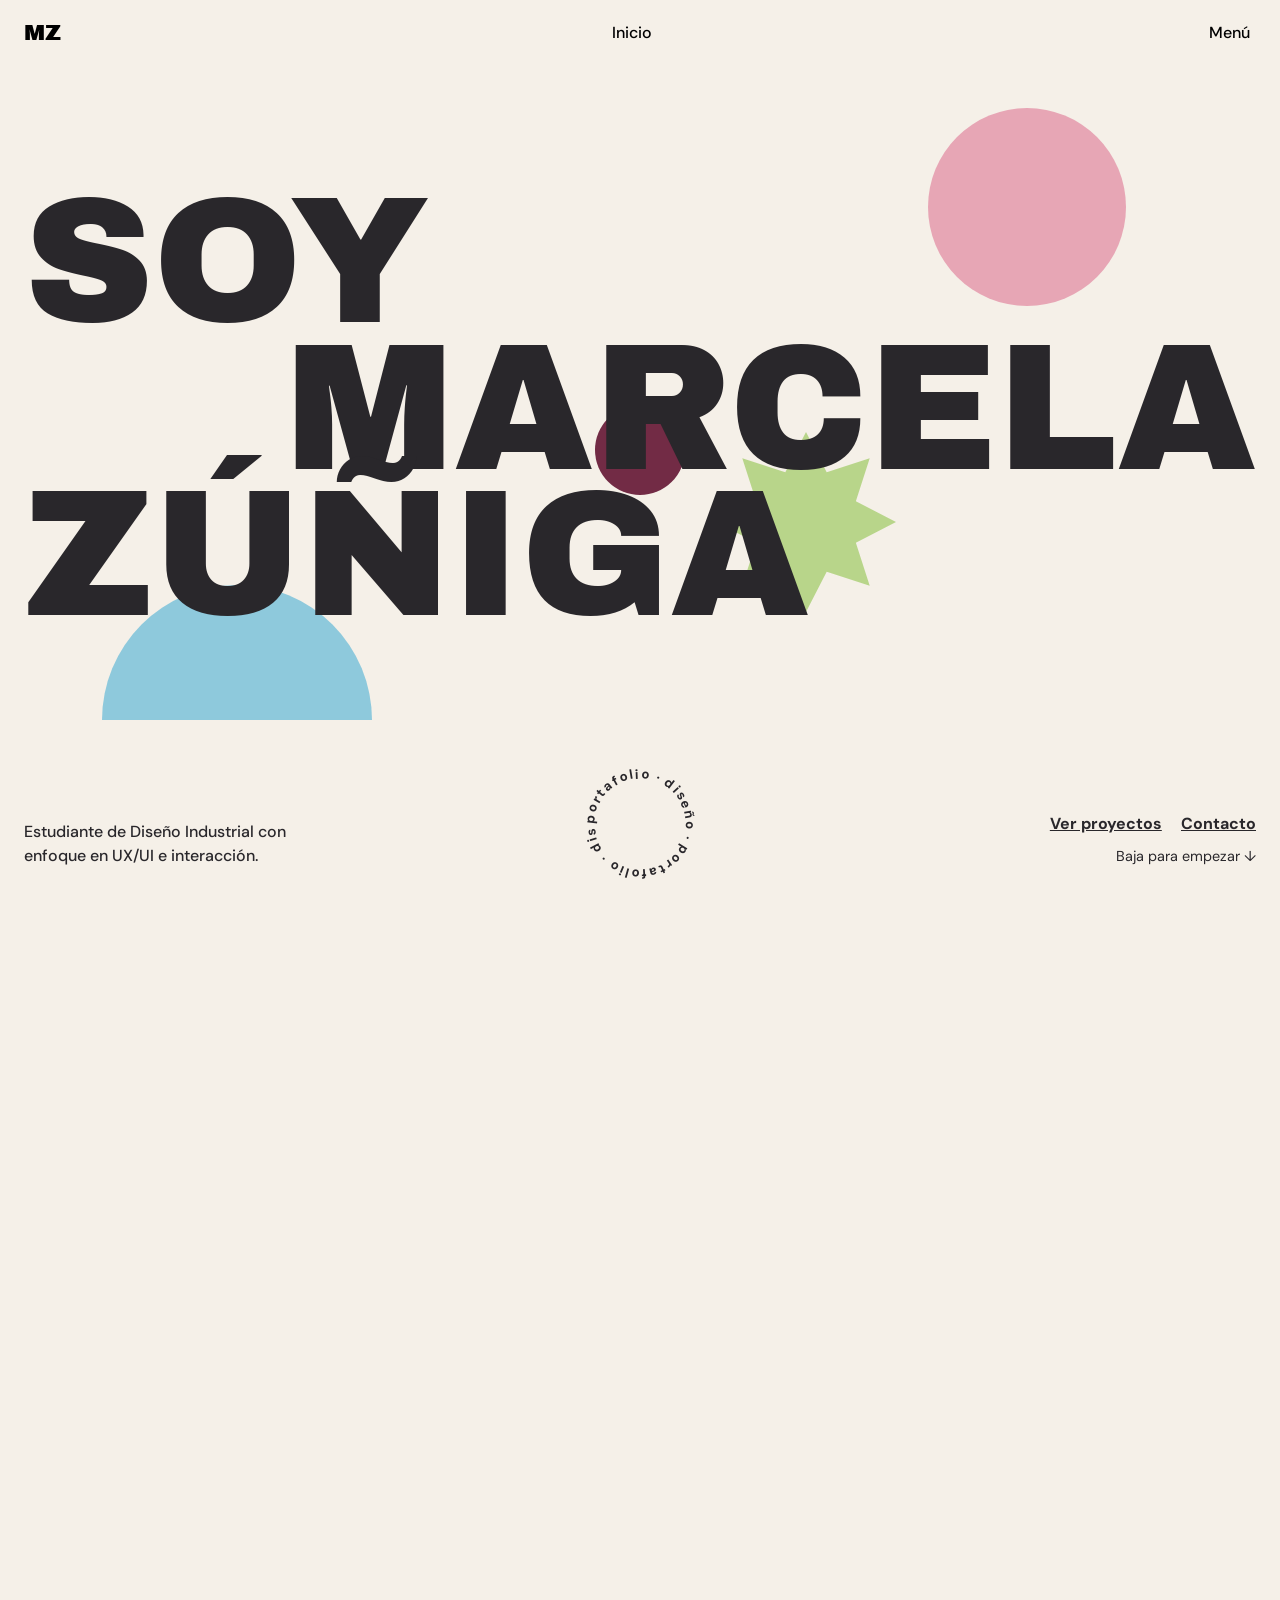
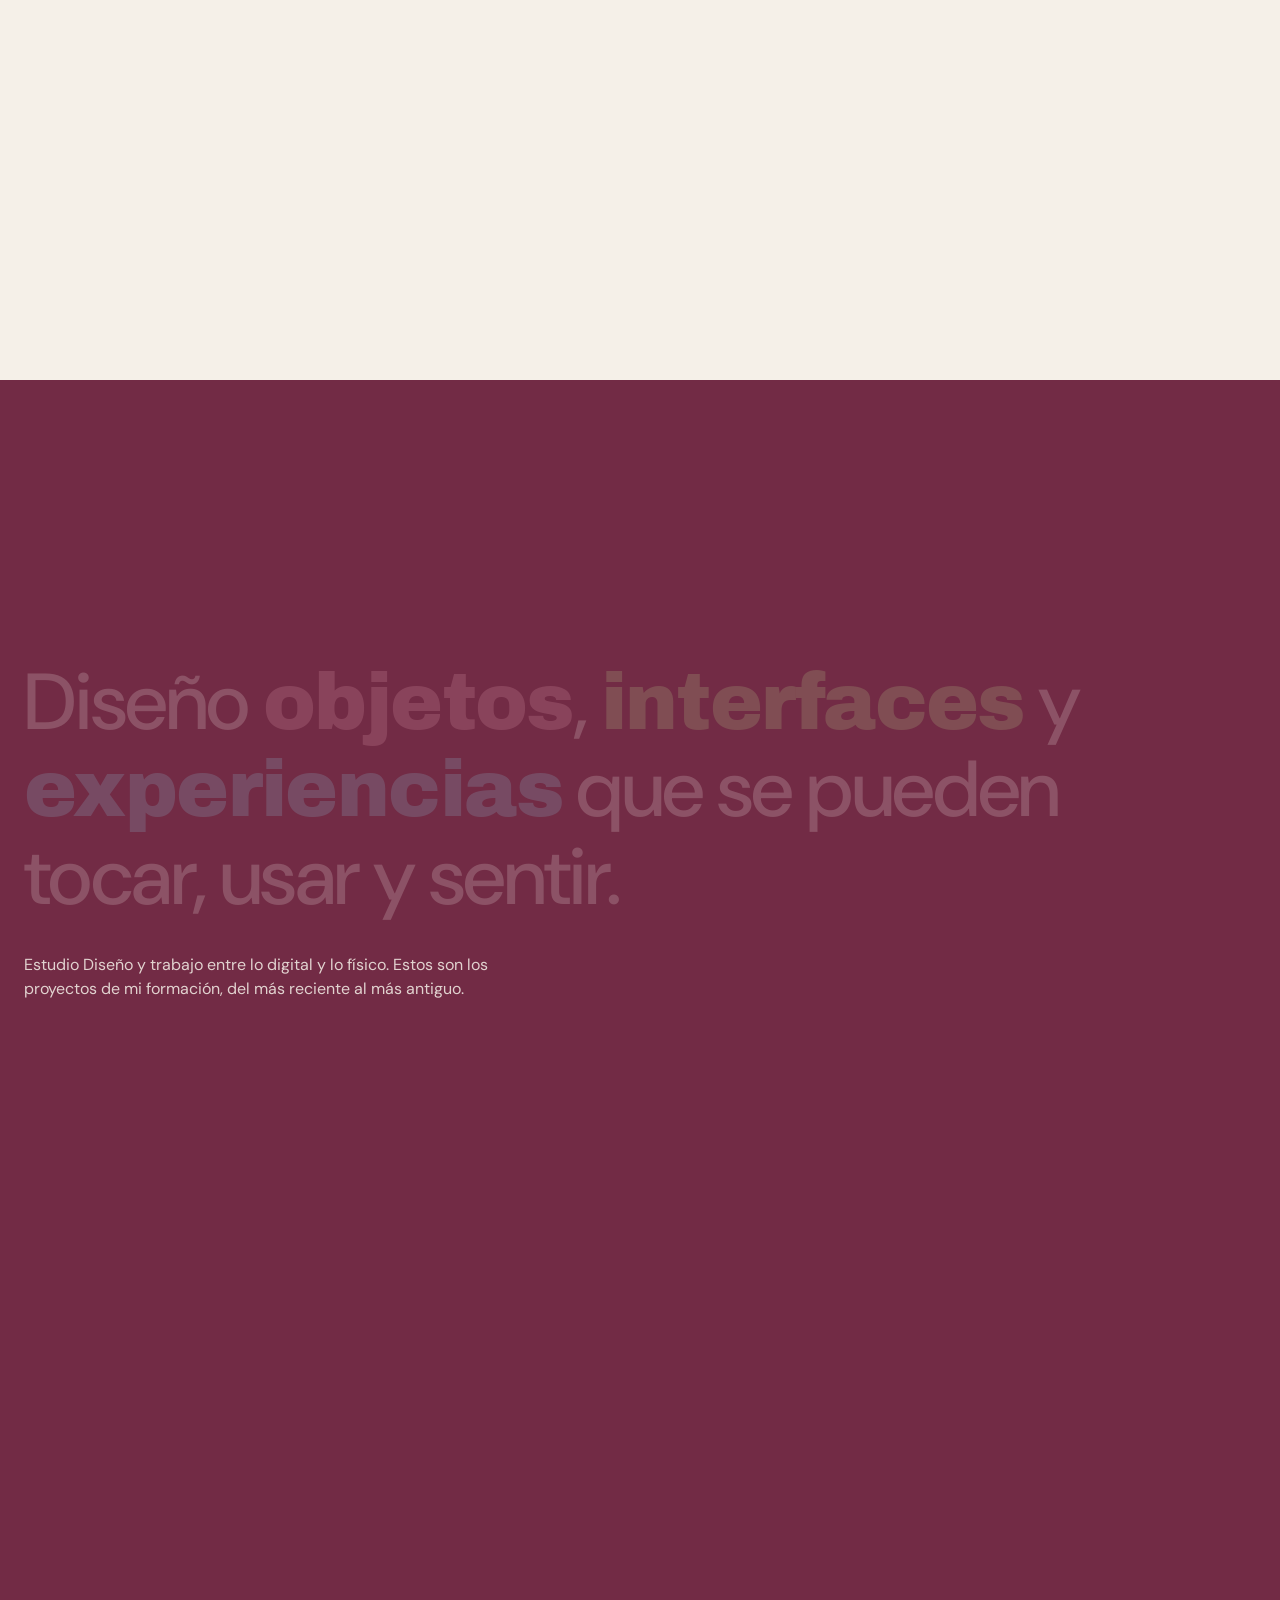
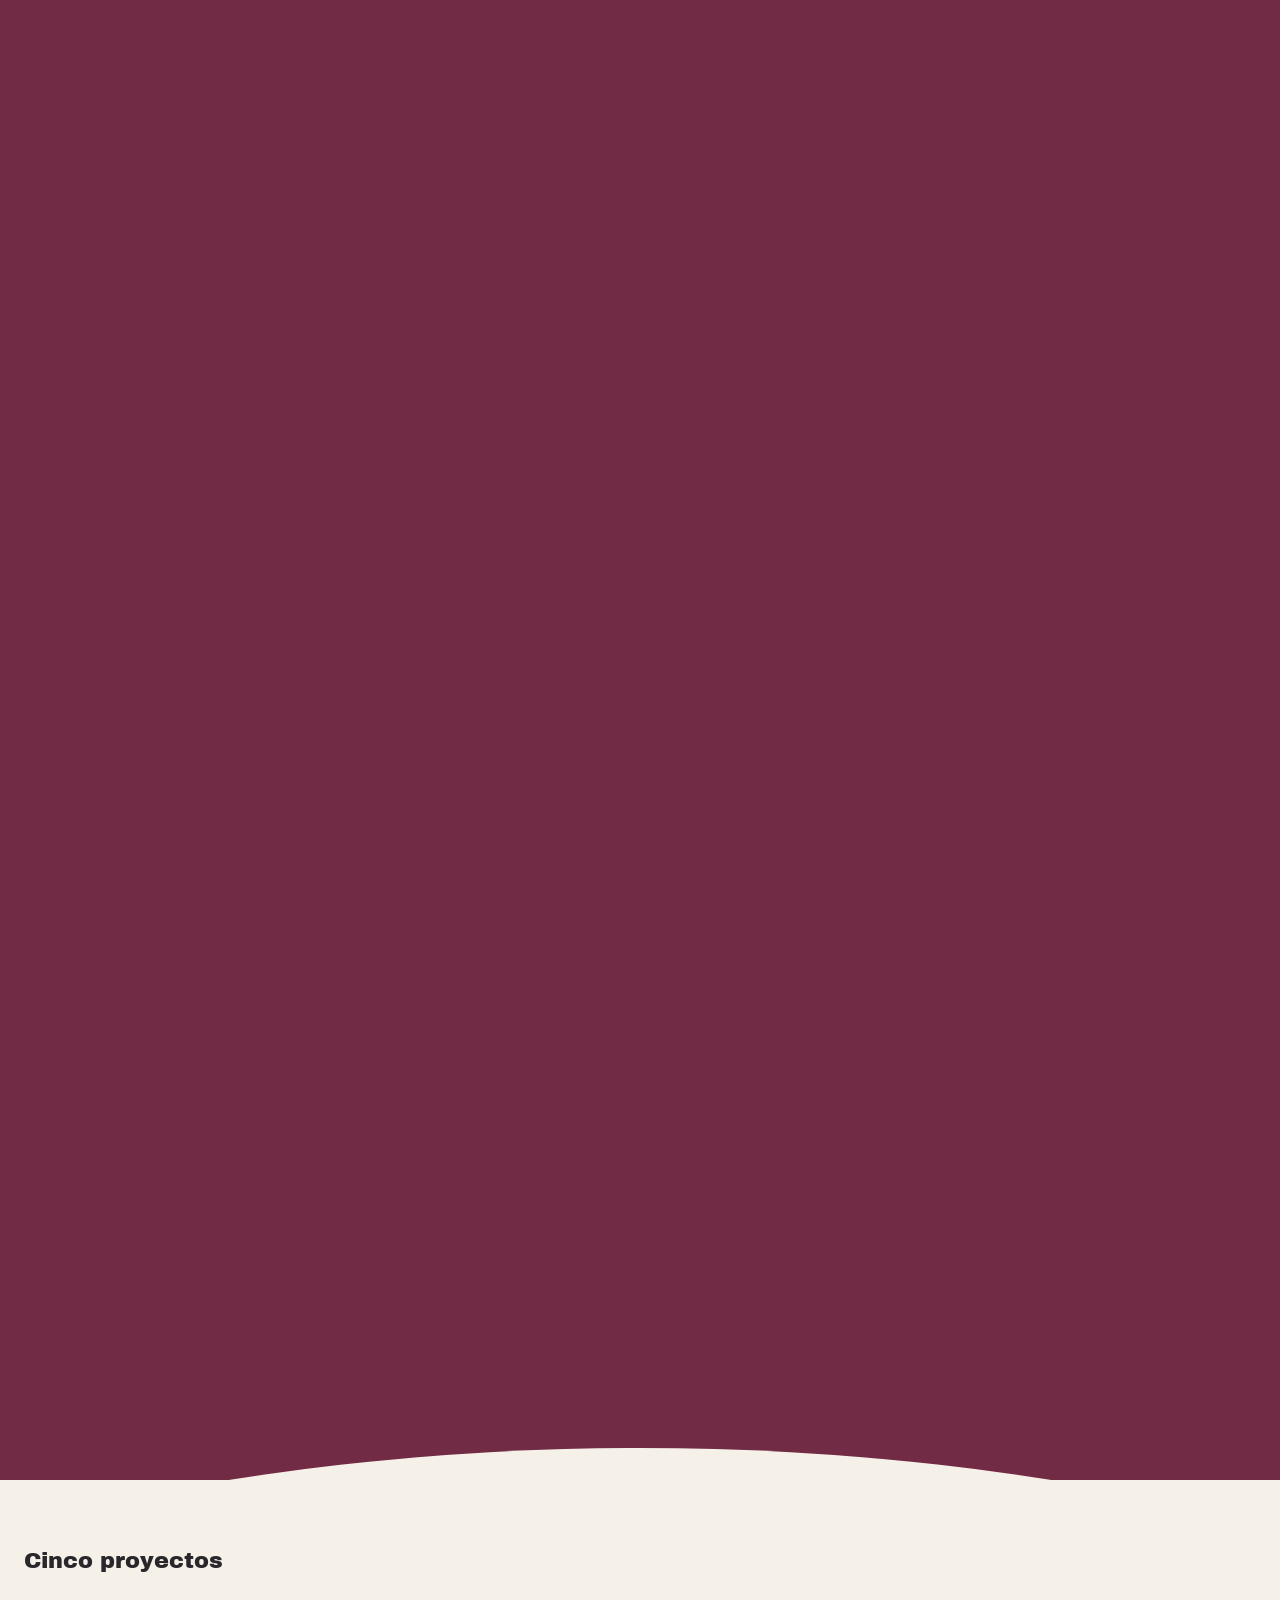
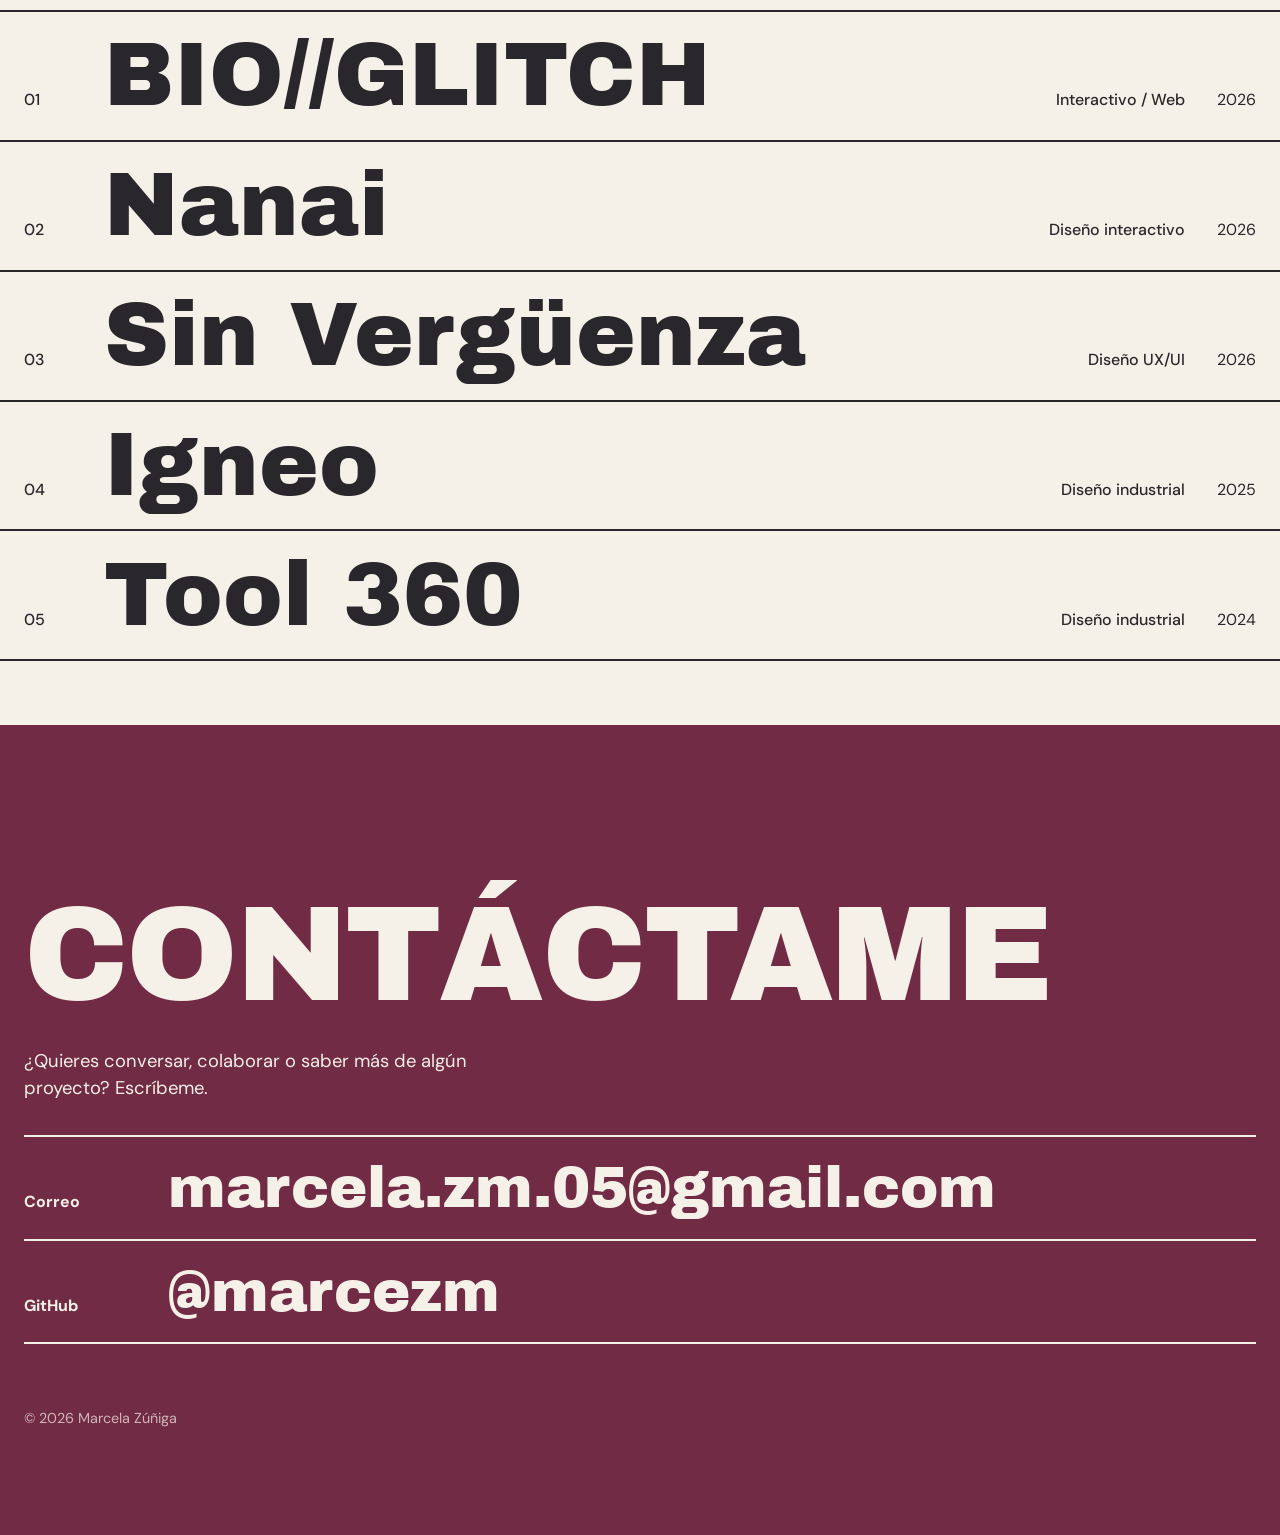
<file: index.html>
<!DOCTYPE html>
<html lang="es">
<head>
<meta charset="utf-8">
<meta name="viewport" content="width=device-width, initial-scale=1, viewport-fit=cover">
<title>Marcela Zúñiga · Diseño industrial, UX/UI e interacción</title>
<link rel="preconnect" href="https://fonts.googleapis.com">
<link rel="preconnect" href="https://fonts.gstatic.com" crossorigin>
<link href="https://fonts.googleapis.com/css2?family=Archivo+Black&family=DM+Sans:wght@400;500;700&display=swap" rel="stylesheet">
<link rel="stylesheet" href="css/style.css">
</head>
<body>

<!-- Navegación fija -->
<div class="progreso"></div>
<header class="nav">
  <a class="logo" href="#inicio" aria-label="Inicio">MZ</a>
  <span id="indicador">Inicio</span>
  <button id="btnMenu" aria-expanded="false" aria-controls="menu">Menú</button>
</header>
<nav class="menu" id="menu" aria-label="Menú principal">
  <div class="grande">
    <a href="#inicio">Inicio</a>
    <a href="#indice">Proyectos</a>
    <a href="sobre-mi.html">Sobre mí</a>
    <a href="#contacto">Contacto</a>
  </div>
  <div class="lista"><a href="proyectos/bioglitch.html">BIO//GLITCH</a><a href="proyectos/nanai.html">Nanai</a><a href="proyectos/sin-verguenza.html">Sin Vergüenza</a><a href="proyectos/igneo.html">Igneo</a><a href="proyectos/tool360.html">Tool 360</a></div>
</nav>

<main>
<!-- 1. PORTADA -->
<section class="hero" id="inicio" data-label="Inicio">
  <div class="hero-fijo">
    <svg class="sticker" viewBox="0 0 100 100" aria-hidden="true">
      <defs><path id="circ" d="M50,50 m-38,0 a38,38 0 1,1 76,0 a38,38 0 1,1 -76,0"/></defs>
      <text><textPath href="#circ">portafolio · diseño · portafolio · diseño · </textPath></text>
    </svg>
    <div class="forma circulo"></div>
    <div class="forma semi"></div>
    <div class="forma estrella"></div>
    <h1 class="nombre"><span class="l1">Soy</span><span class="l2">Marcela</span><span class="l3">Zúñiga</span></h1>
    <p class="sub">Estudiante de Diseño Industrial con enfoque en UX/UI e interacción.</p>
    <p class="accesos"><a href="#indice">Ver proyectos</a><a href="#contacto">Contacto</a></p>
    <p class="hint">Baja para empezar ↓</p>
    <div class="forma cubre"></div>
  </div>
</section>

<!-- 2. FRASE -->
<section class="frase" id="frase" data-label="Presentación">
  <div class="frase-fijo">
    <p class="grande" id="textoFrase">
      Diseño <span class="k rosa">objetos</span>, <span class="k pistacho">interfaces</span> y <span class="k celeste">experiencias</span> que se pueden tocar, usar y sentir.
    </p>
    <p class="formacion">Estudio Diseño y trabajo entre lo digital y lo físico. Estos son los proyectos de mi formación, del más reciente al más antiguo.</p>
  </div>
</section>

<!-- 3. ÍNDICE -->
<section class="indice" id="indice" data-label="Proyectos">
  <h2>Cinco proyectos</h2>
  <a class="fila" href="proyectos/bioglitch.html" style="--c:var(--pistacho)"><span class="n">01</span><span class="t">BIO//GLITCH</span><span class="d">Interactivo / Web</span><span class="a">2026</span></a>
  <a class="fila" href="proyectos/nanai.html" style="--c:var(--vino)"><span class="n">02</span><span class="t">Nanai</span><span class="d">Diseño interactivo</span><span class="a">2026</span></a>
  <a class="fila" href="proyectos/sin-verguenza.html" style="--c:var(--celeste)"><span class="n">03</span><span class="t">Sin Vergüenza</span><span class="d">Diseño UX/UI</span><span class="a">2026</span></a>
  <a class="fila" href="proyectos/igneo.html" style="--c:var(--pistacho)"><span class="n">04</span><span class="t">Igneo</span><span class="d">Diseño industrial</span><span class="a">2025</span></a>
  <a class="fila" href="proyectos/tool360.html" style="--c:var(--rosa)"><span class="n">05</span><span class="t">Tool 360</span><span class="d">Diseño industrial</span><span class="a">2024</span></a>
</section>

<!-- ===== CONTACTO ===== -->
<section class="contacto" id="contacto" data-label="Contacto">
  <h2>Contáctame</h2>
  <p class="intro">¿Quieres conversar, colaborar o saber más de algún proyecto? Escríbeme.</p>
  <div class="enlaces">
    <a href="mailto:marcela.zm.05@gmail.com"><span class="etq">Correo</span><span class="val">marcela.zm.05@gmail.com</span></a>
    <a href="https://github.com/marcezm" target="_blank" rel="noopener"><span class="etq">GitHub</span><span class="val">@marcezm</span></a>
  </div>
  <p class="pie">© 2026 Marcela Zúñiga</p>
</section>

</main>

<script src="js/script.js"></script>
<script src="js/cursor.js"></script>
</body>
</html>
</file>
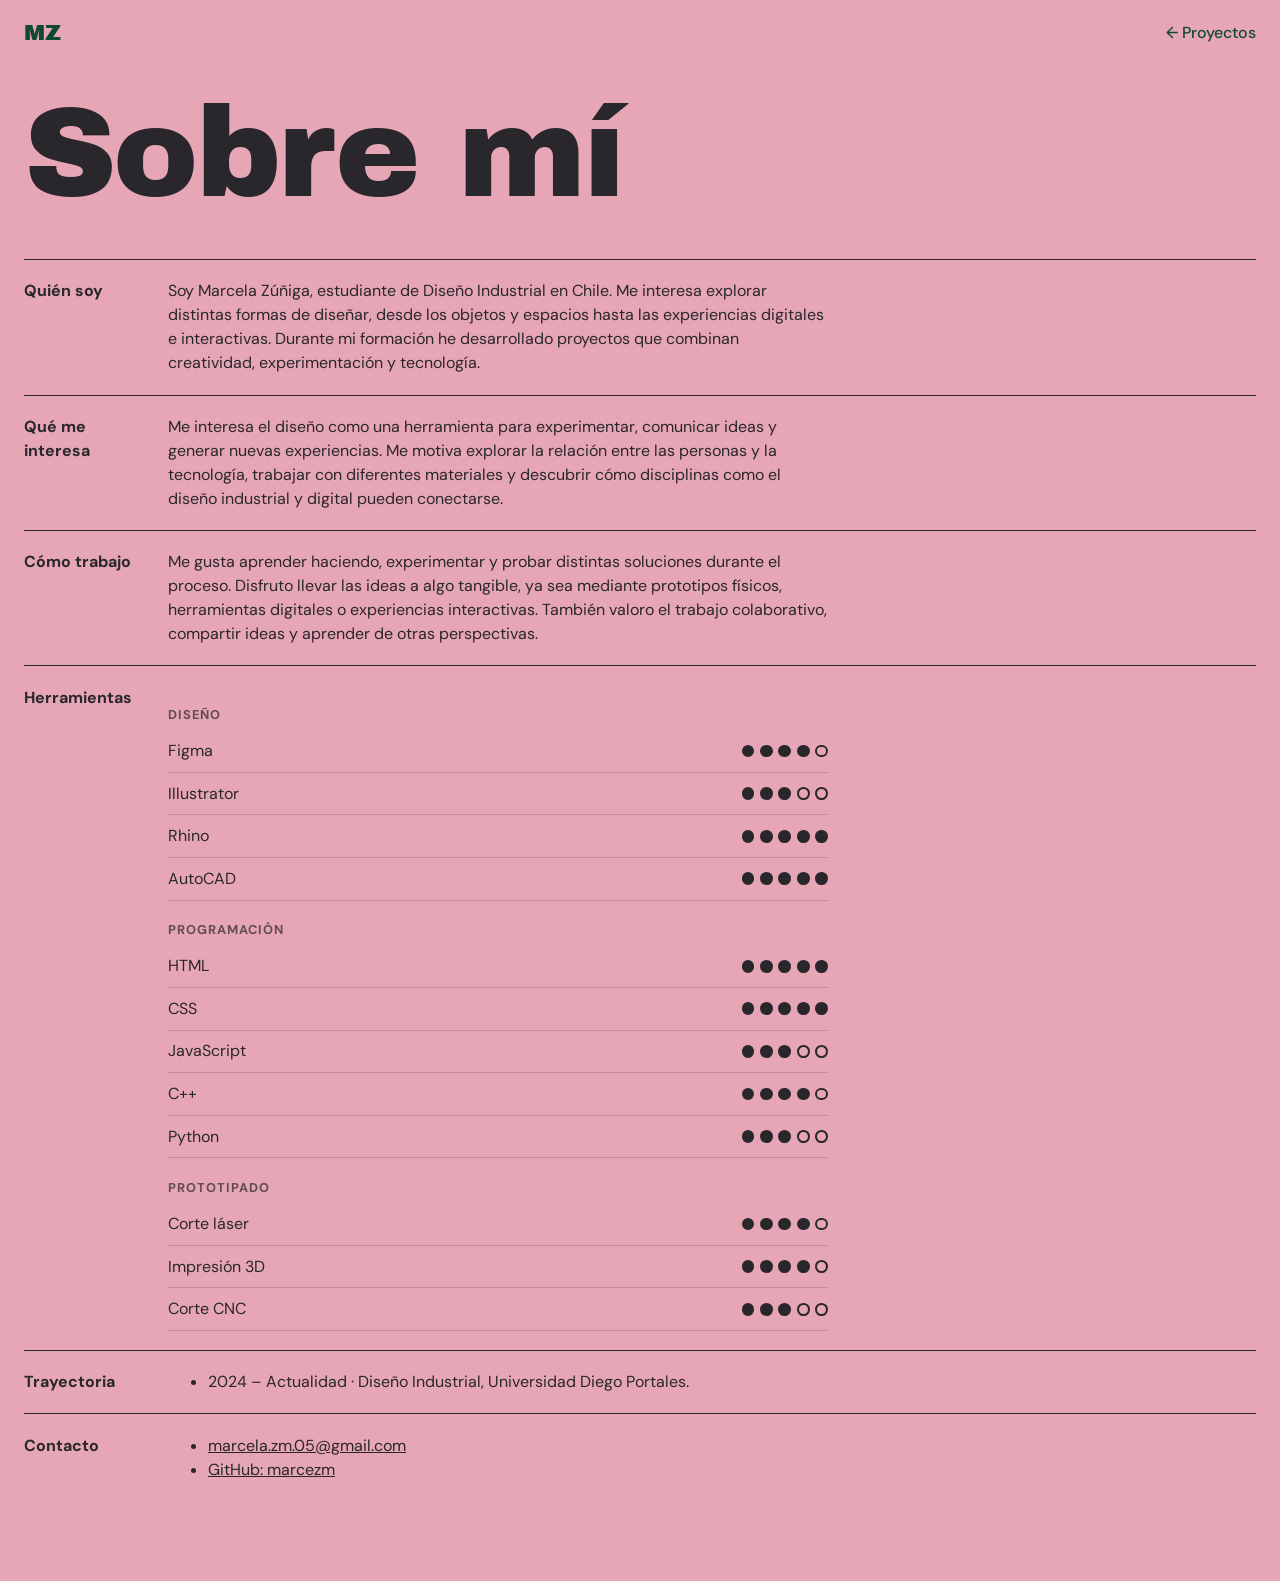
<file: sobre-mi.html>
<!DOCTYPE html>
<html lang="es">
<head>
<meta charset="utf-8">
<meta name="viewport" content="width=device-width, initial-scale=1, viewport-fit=cover">
<title>Sobre mí · Marcela Zúñiga</title>
<link rel="preconnect" href="https://fonts.googleapis.com">
<link rel="preconnect" href="https://fonts.gstatic.com" crossorigin>
<link href="https://fonts.googleapis.com/css2?family=Archivo+Black&family=DM+Sans:wght@400;500;700&display=swap" rel="stylesheet">
<link rel="stylesheet" href="css/style.css">
<style>
  /* Sin foto: el contenido ocupa todo el ancho */
  .sobre .cuerpo{grid-template-columns:1fr;}

  /* Herramientas con nivel en puntos */
  .herr-lista{width:100%;min-width:0;}
  .herr h3{font-size:.8rem;letter-spacing:.08em;text-transform:uppercase;margin:1.2rem 0 .4rem;opacity:.7;}
  .herr ul{list-style:none;padding:0;margin:0;}
  .herr li{display:flex;align-items:center;justify-content:space-between;gap:1rem;padding:.55rem 0;border-bottom:1px solid currentColor;border-bottom-color:rgba(0,0,0,.15);}
  .pts{display:inline-flex;gap:.35rem;flex-shrink:0;}
  .pts i{width:.8rem;height:.8rem;border-radius:50%;border:2px solid currentColor;display:block;}
  .pts i.on{background:currentColor;}
</style>
</head>
<body>
<header class="nav"><a class="logo" href="index.html" aria-label="Inicio">MZ</a><a href="index.html#indice">← Proyectos</a></header>
<main>
<article class="proyecto sobre" style="--bg:var(--rosa);--fg:var(--carbon);--ac:var(--pistacho)">
  <header class="cab"><h1>Sobre mí</h1></header>
  <div class="cuerpo">
    <div>
      <section class="bloque"><h2>Quién soy</h2><p>Soy Marcela Zúñiga, estudiante de Diseño Industrial en Chile. Me interesa explorar distintas formas de diseñar, desde los objetos y espacios hasta las experiencias digitales e interactivas.
      Durante mi formación he desarrollado proyectos que combinan creatividad, experimentación y tecnología.</p></section>
      <section class="bloque"><h2>Qué me interesa</h2><p>Me interesa el diseño como una herramienta para experimentar, comunicar ideas y generar nuevas experiencias. Me motiva explorar la relación entre las personas y la tecnología,
      trabajar con diferentes materiales y descubrir cómo disciplinas como el diseño industrial y digital pueden conectarse.</p></section>
      <section class="bloque"><h2>Cómo trabajo</h2><p>Me gusta aprender haciendo, experimentar y probar distintas soluciones durante el proceso. Disfruto llevar las ideas a algo tangible, ya sea mediante prototipos físicos, herramientas digitales o experiencias interactivas.
      También valoro el trabajo colaborativo, compartir ideas y aprender de otras perspectivas.</p></section>
      <section class="bloque herr"><h2>Herramientas</h2>
        <div class="herr-lista">
        <h3>Diseño</h3>
        <ul>
          <li><span>Figma</span><span class="pts" role="img" aria-label="Nivel 4 de 5"><i class="on"></i><i class="on"></i><i class="on"></i><i class="on"></i><i></i></span></li>
          <li><span>Illustrator</span><span class="pts" role="img" aria-label="Nivel 3 de 5"><i class="on"></i><i class="on"></i><i class="on"></i><i></i><i></i></span></li>
          <li><span>Rhino</span><span class="pts" role="img" aria-label="Nivel 5 de 5"><i class="on"></i><i class="on"></i><i class="on"></i><i class="on"></i><i class="on"></i></span></li>
          <li><span>AutoCAD</span><span class="pts" role="img" aria-label="Nivel 5 de 5"><i class="on"></i><i class="on"></i><i class="on"></i><i class="on"></i><i class="on"></i></span></li>
        </ul>
        <h3>Programación</h3>
        <ul>
          <li><span>HTML</span><span class="pts" role="img" aria-label="Nivel 5 de 5"><i class="on"></i><i class="on"></i><i class="on"></i><i class="on"></i><i class="on"></i></span></li>
          <li><span>CSS</span><span class="pts" role="img" aria-label="Nivel 5 de 5"><i class="on"></i><i class="on"></i><i class="on"></i><i class="on"></i><i class="on"></i></span></li>
          <li><span>JavaScript</span><span class="pts" role="img" aria-label="Nivel 3 de 5"><i class="on"></i><i class="on"></i><i class="on"></i><i></i><i></i></span></li>
          <li><span>C++</span><span class="pts" role="img" aria-label="Nivel 4 de 5"><i class="on"></i><i class="on"></i><i class="on"></i><i class="on"></i><i></i></span></li>
          <li><span>Python</span><span class="pts" role="img" aria-label="Nivel 3 de 5"><i class="on"></i><i class="on"></i><i class="on"></i><i></i><i></i></span></li>
        </ul>
        <h3>Prototipado</h3>
        <ul>
          <li><span>Corte láser</span><span class="pts" role="img" aria-label="Nivel 4 de 5"><i class="on"></i><i class="on"></i><i class="on"></i><i class="on"></i><i></i></span></li>
          <li><span>Impresión 3D</span><span class="pts" role="img" aria-label="Nivel 4 de 5"><i class="on"></i><i class="on"></i><i class="on"></i><i class="on"></i><i></i></span></li>
          <li><span>Corte CNC</span><span class="pts" role="img" aria-label="Nivel 3 de 5"><i class="on"></i><i class="on"></i><i class="on"></i><i></i><i></i></span></li>
        </ul>
        </div>
      </section>
      <section class="bloque"><h2>Trayectoria</h2><ul><li>2024 – Actualidad · Diseño Industrial, Universidad Diego Portales.</li></ul></section>
      <section class="bloque"><h2>Contacto</h2><ul><li><a href="mailto:marcela.zm.05@gmail.com">marcela.zm.05@gmail.com</a></li><li><a href="https://github.com/marcezm" target="_blank" rel="noopener">GitHub: marcezm</a></li></ul></section>
    </div>
  </div>
</article>
</main>
<script src="js/sub.js"></script>
</body>
</html>
</file>
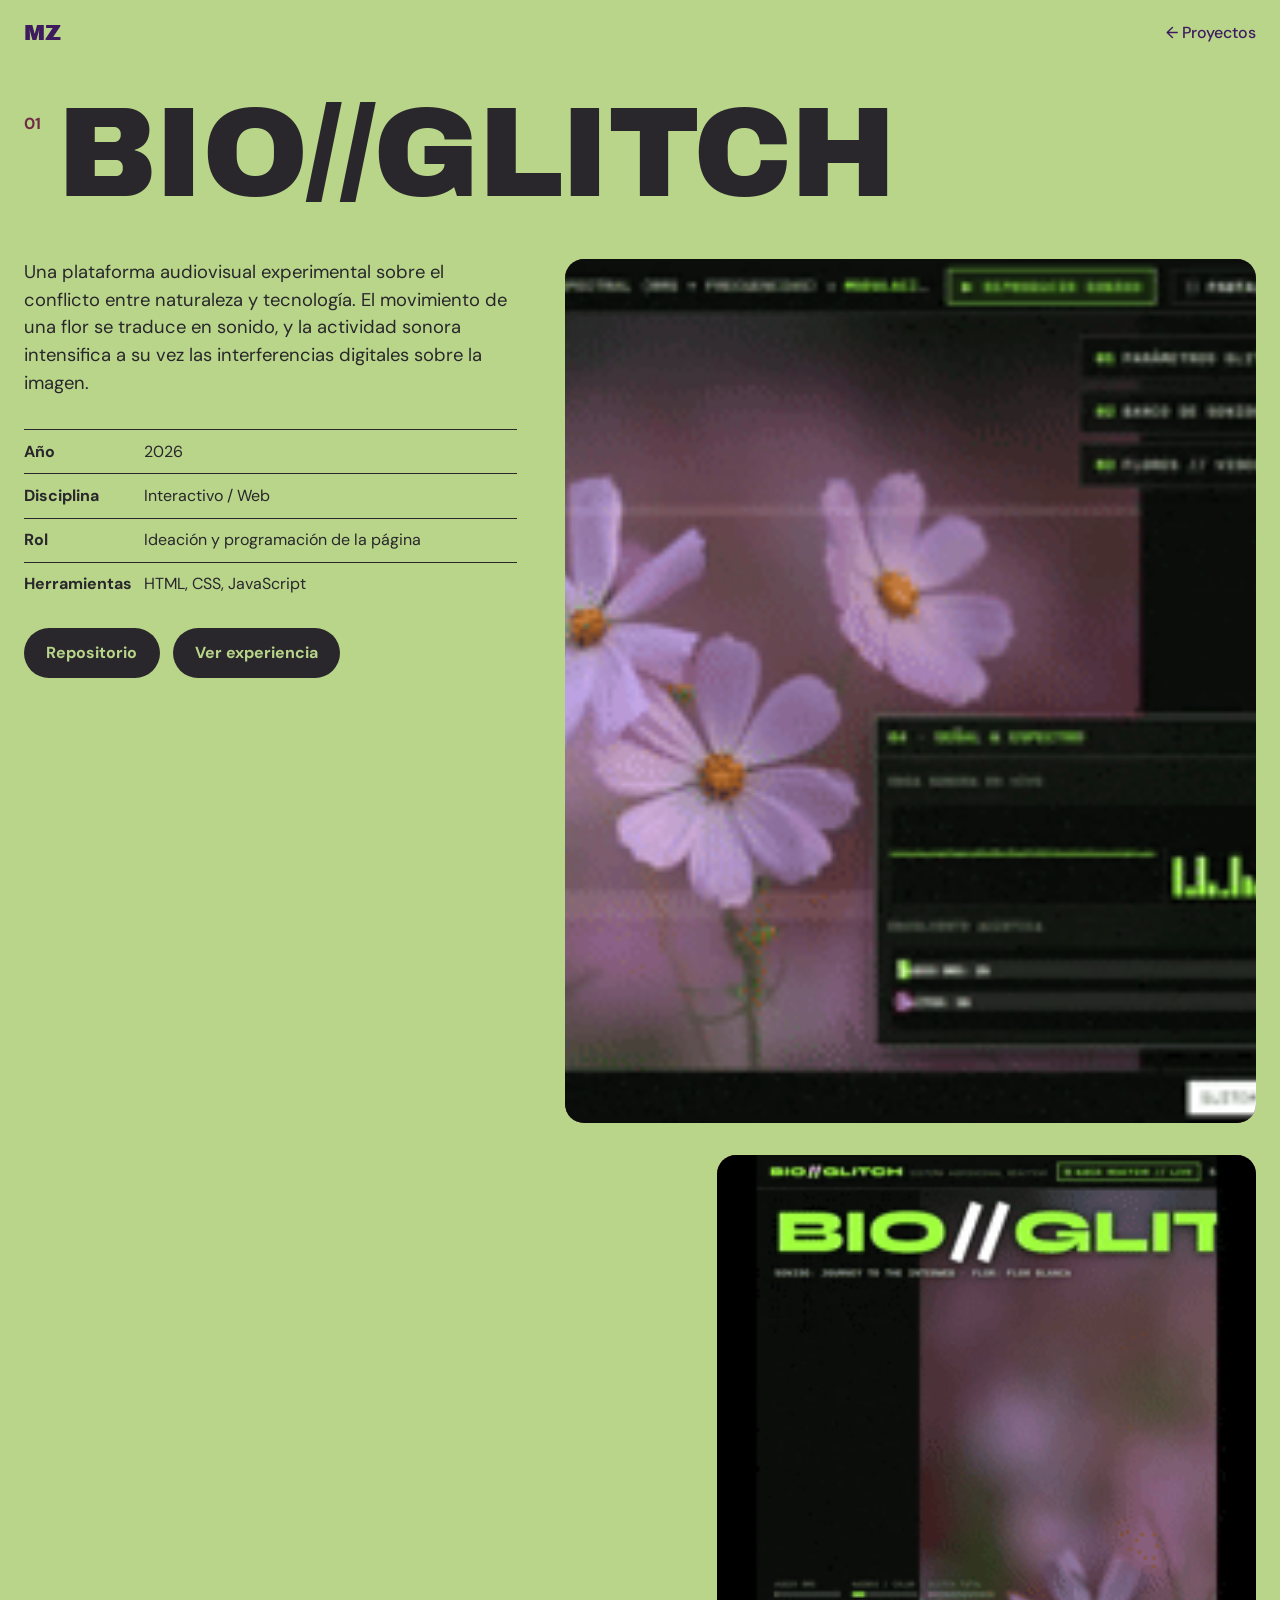
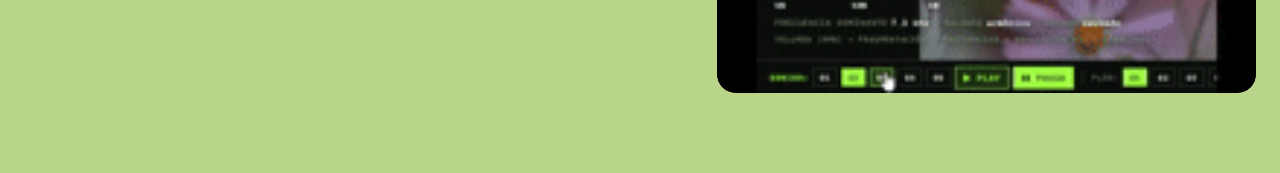
<file: proyectos/bioglitch.html>
<!DOCTYPE html>
<html lang="es">
<head>
<meta charset="utf-8">
<meta name="viewport" content="width=device-width, initial-scale=1, viewport-fit=cover">
<title>BIO//GLITCH · Marcela Zúñiga</title>
<link rel="preconnect" href="https://fonts.googleapis.com">
<link rel="preconnect" href="https://fonts.gstatic.com" crossorigin>
<link href="https://fonts.googleapis.com/css2?family=Archivo+Black&family=DM+Sans:wght@400;500;700&display=swap" rel="stylesheet">
<link rel="stylesheet" href="../css/style.css">
</head>
<body>
<header class="nav"><a class="logo" href="../index.html" aria-label="Inicio">MZ</a><a href="../index.html#indice">← Proyectos</a></header>
<main>
<article class="proyecto" style="--bg:var(--pistacho);--fg:var(--carbon);--ac:var(--vino)">
  <header class="cab"><span class="num">01</span><h1>BIO//GLITCH</h1></header>
  <div class="cuerpo">
    <div class="info">
      <p class="desc">Una plataforma audiovisual experimental sobre el conflicto entre naturaleza y tecnología. El movimiento de una flor se traduce en sonido, y la actividad sonora intensifica a su vez las interferencias digitales sobre la imagen.</p>
      <dl class="ficha">
        <div><dt>Año</dt><dd>2026</dd></div>
        <div><dt>Disciplina</dt><dd>Interactivo / Web</dd></div>
        <div><dt>Rol</dt><dd>Ideación y programación de la página</dd></div>
        <div><dt>Herramientas</dt><dd>HTML, CSS, JavaScript</dd></div>
      </dl>
      <div class="botones"><a class="btn" href="https://github.com/marcezm/BIO-GLITCH" target="_blank" rel="noopener">Repositorio</a><a class="btn" href="https://marcezm.github.io/BIO-GLITCH/" target="_blank" rel="noopener">Ver experiencia</a></div>
    </div>
    <div class="imgs-col">
      <div class="imgs">
      <figure class="img"><img src="../assets/img/bioglitch-1.gif" alt="BIO//GLITCH: interfaz principal con el video de la flor"></figure>
      <figure class="img"><img src="../assets/img/bioglitch-2.gif" alt="BIO//GLITCH: estado de interferencia con glitch visual"></figure>
    </div>
  
    </div>
  </div>
</article>
</main>
<script src="../js/sub.js"></script>
</body>
</html>
</file>
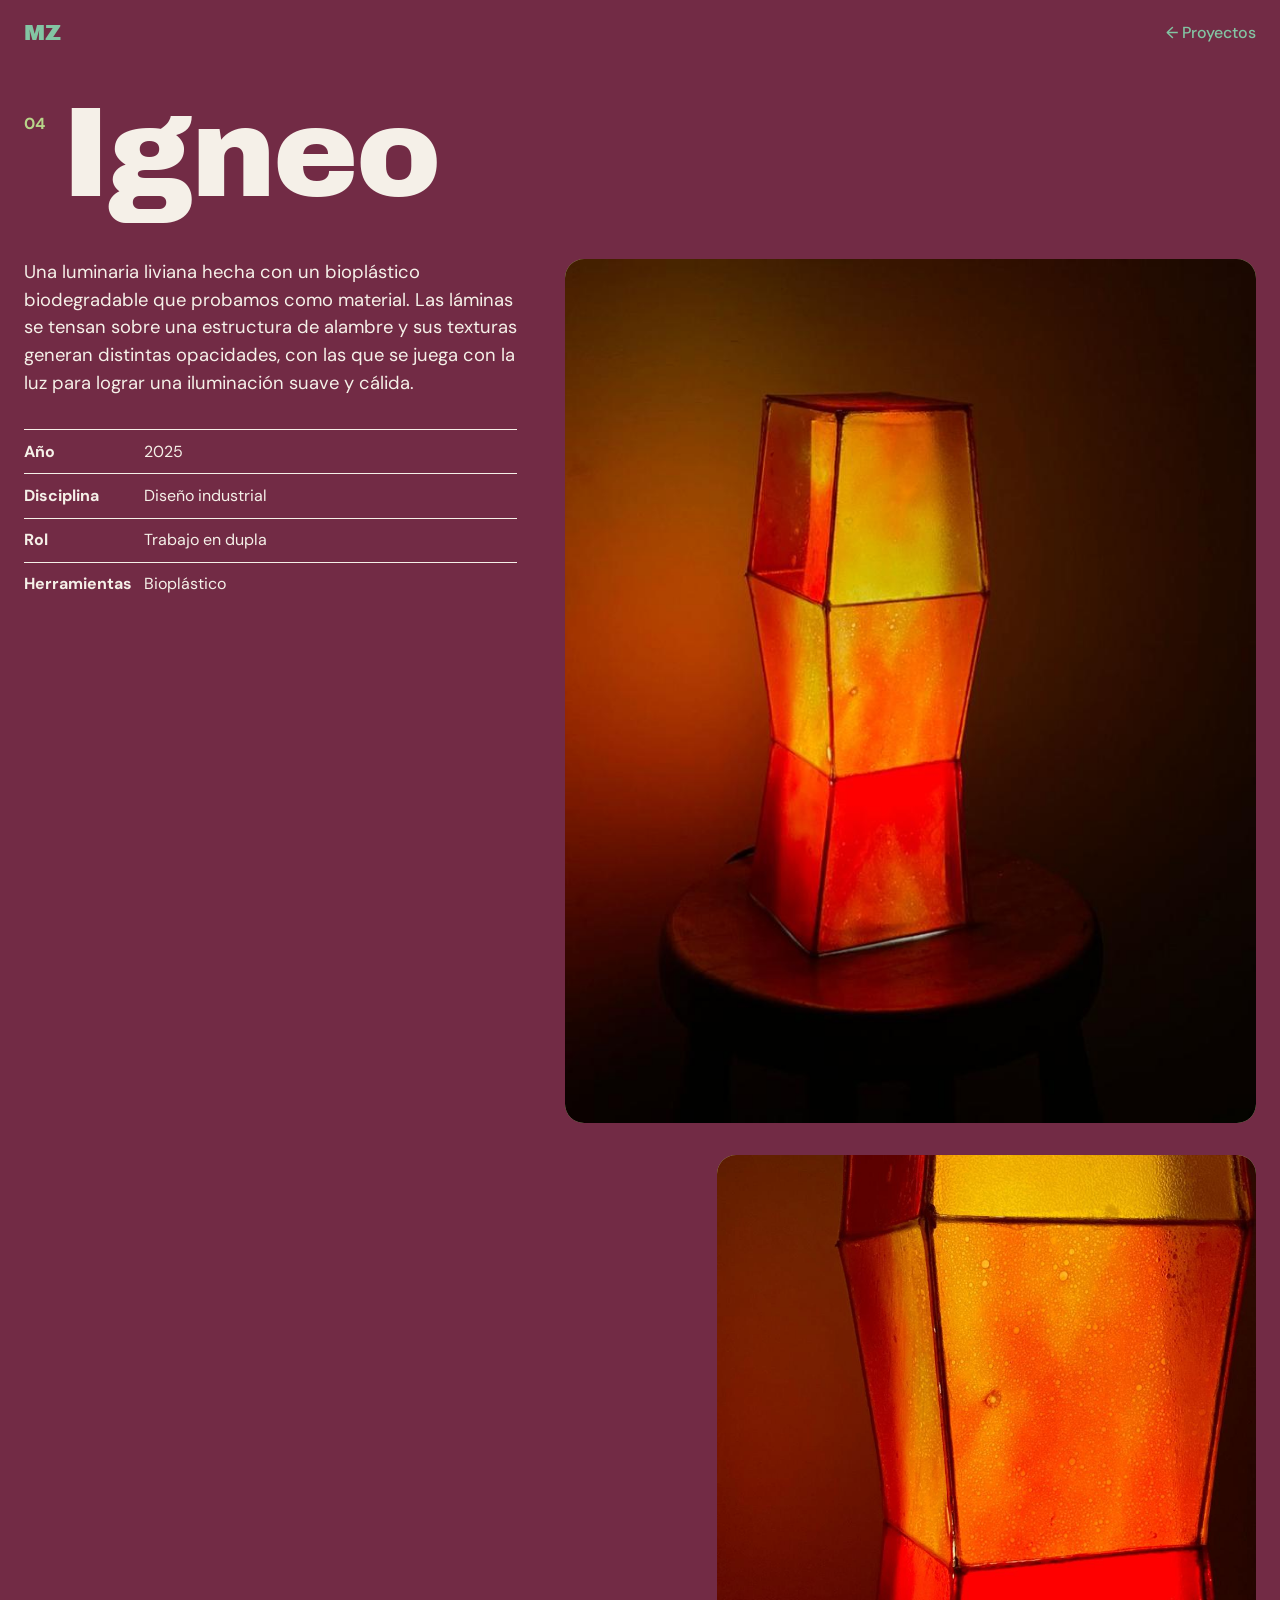
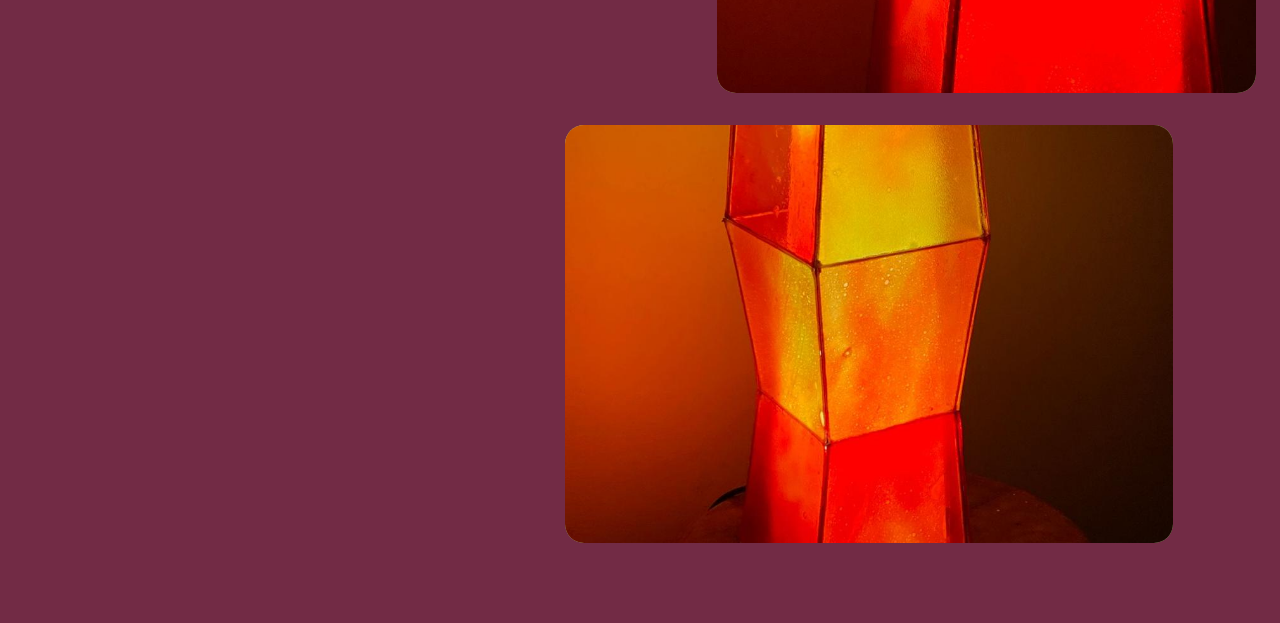
<file: proyectos/igneo.html>
<!DOCTYPE html>
<html lang="es">
<head>
<meta charset="utf-8">
<meta name="viewport" content="width=device-width, initial-scale=1, viewport-fit=cover">
<title>Igneo · Marcela Zúñiga</title>
<link rel="preconnect" href="https://fonts.googleapis.com">
<link rel="preconnect" href="https://fonts.gstatic.com" crossorigin>
<link href="https://fonts.googleapis.com/css2?family=Archivo+Black&family=DM+Sans:wght@400;500;700&display=swap" rel="stylesheet">
<link rel="stylesheet" href="../css/style.css">
</head>
<body>
<header class="nav"><a class="logo" href="../index.html" aria-label="Inicio">MZ</a><a href="../index.html#indice">← Proyectos</a></header>
<main>
<article class="proyecto" style="--bg:var(--vino);--fg:var(--marfil);--ac:var(--pistacho)">
  <header class="cab"><span class="num">04</span><h1>Igneo</h1></header>
  <div class="cuerpo">
    <div class="info">
      <p class="desc">Una luminaria liviana hecha con un bioplástico biodegradable que probamos como material. Las láminas se tensan sobre una estructura de alambre y sus texturas generan distintas opacidades, con las que se juega con la luz para lograr una iluminación suave y cálida.</p>
      <dl class="ficha">
        <div><dt>Año</dt><dd>2025</dd></div>
        <div><dt>Disciplina</dt><dd>Diseño industrial</dd></div>
        <div><dt>Rol</dt><dd>Trabajo en dupla</dd></div>
        <div><dt>Herramientas</dt><dd>Bioplástico</dd></div>
      </dl>
      <div class="botones"></div>
    </div>
    <div class="imgs-col">
      <div class="imgs">
      <figure class="img"><img src="../assets/img/igneo-1.jpeg" alt="Igneo: describe la imagen 1"></figure>
      <figure class="img"><img src="../assets/img/igneo-2.jpeg" alt="Igneo: describe la imagen 2"></figure>
      <figure class="img"><img src="../assets/img/igneo-3.jpeg" alt="Igneo: describe la imagen 3"></figure>
    </div>
  
    </div>
  </div>
</article>
</main>
<script src="../js/sub.js"></script>
</body>
</html>
</file>
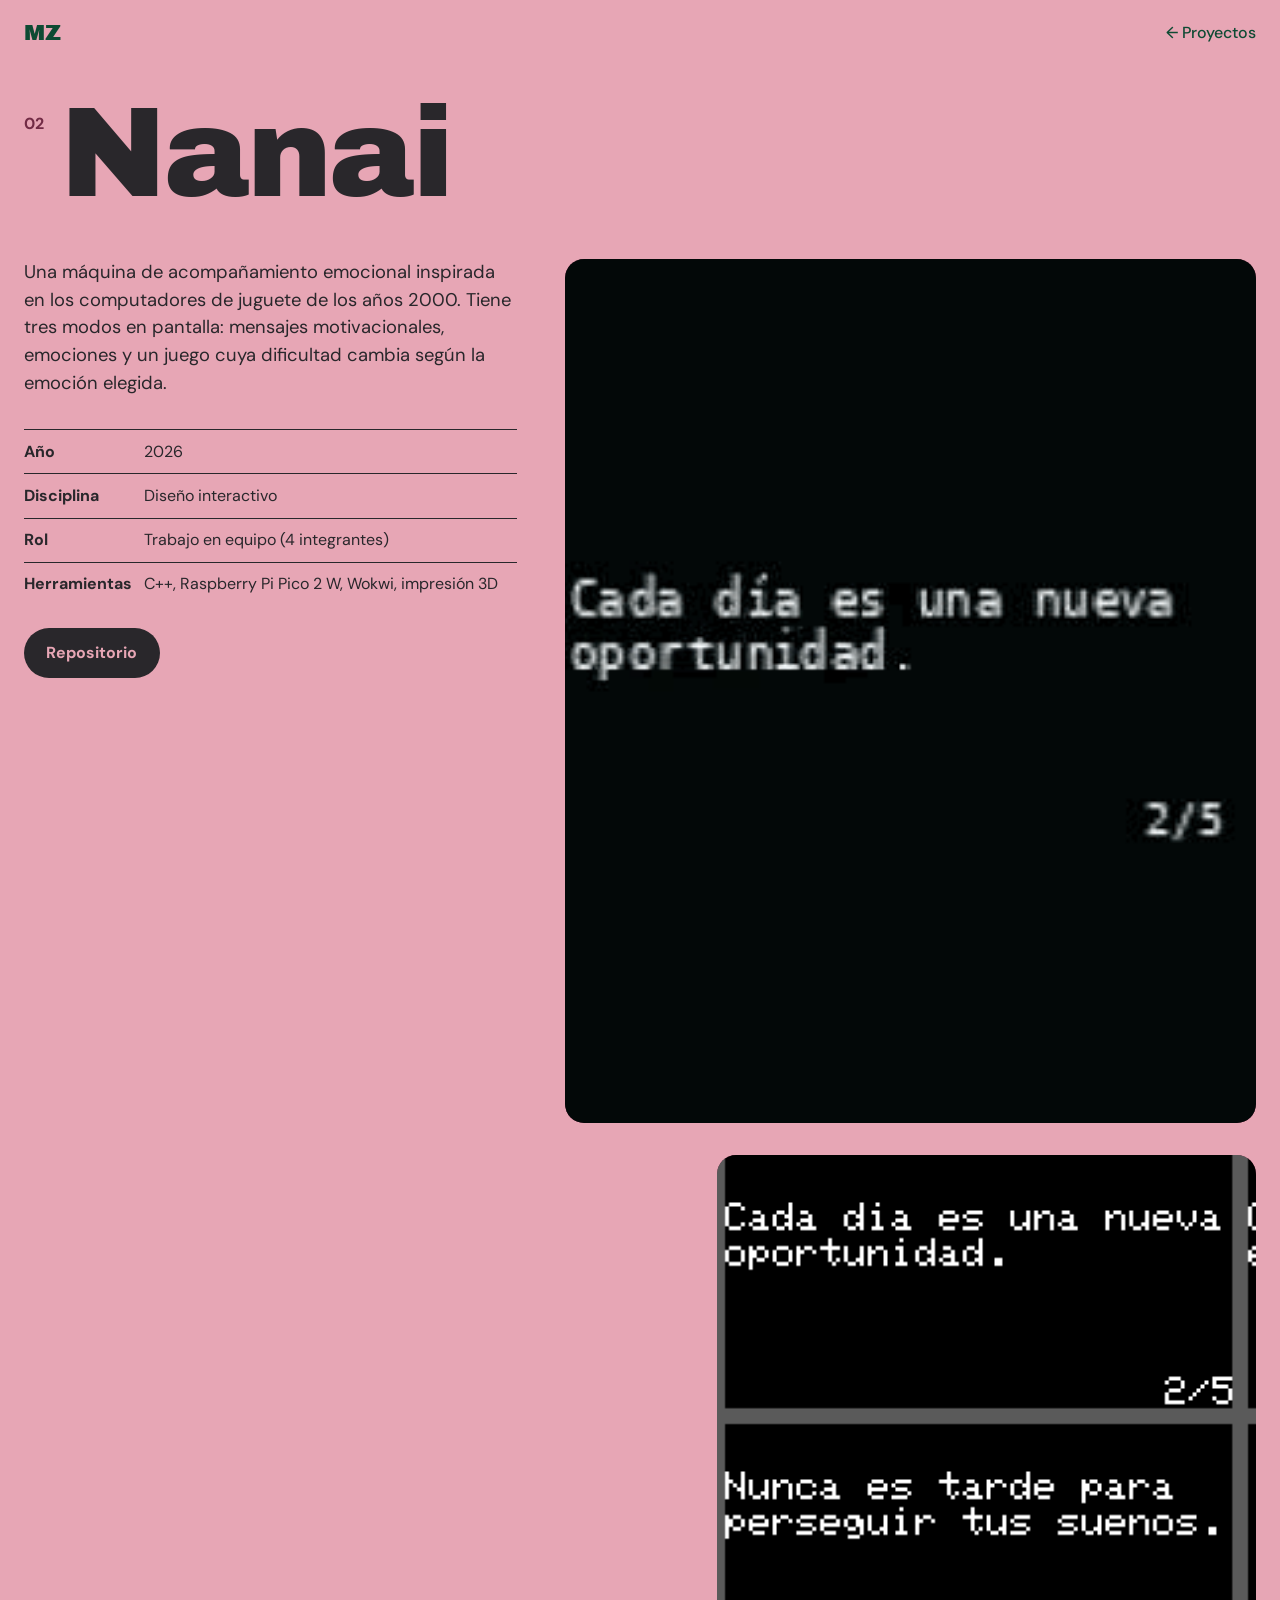
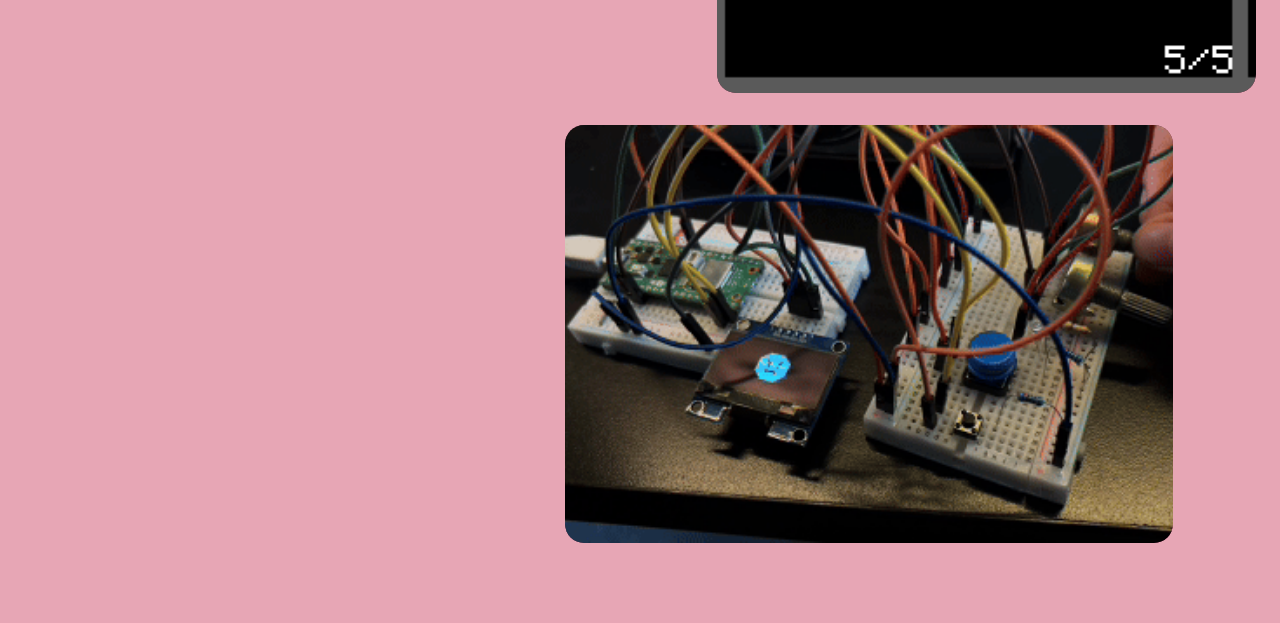
<file: proyectos/nanai.html>
<!DOCTYPE html>
<html lang="es">
<head>
<meta charset="utf-8">
<meta name="viewport" content="width=device-width, initial-scale=1, viewport-fit=cover">
<title>Nanai · Marcela Zúñiga</title>
<link rel="preconnect" href="https://fonts.googleapis.com">
<link rel="preconnect" href="https://fonts.gstatic.com" crossorigin>
<link href="https://fonts.googleapis.com/css2?family=Archivo+Black&family=DM+Sans:wght@400;500;700&display=swap" rel="stylesheet">
<link rel="stylesheet" href="../css/style.css">
</head>
<body>
<header class="nav"><a class="logo" href="../index.html" aria-label="Inicio">MZ</a><a href="../index.html#indice">← Proyectos</a></header>
<main>
<article class="proyecto" style="--bg:var(--rosa);--fg:var(--carbon);--ac:var(--vino)">
  <header class="cab"><span class="num">02</span><h1>Nanai</h1></header>
  <div class="cuerpo">
    <div class="info">
      <p class="desc">Una máquina de acompañamiento emocional inspirada en los computadores de juguete de los años 2000. Tiene tres modos en pantalla: mensajes motivacionales, emociones y un juego cuya dificultad cambia según la emoción elegida.</p>
      <dl class="ficha">
        <div><dt>Año</dt><dd>2026</dd></div>
        <div><dt>Disciplina</dt><dd>Diseño interactivo</dd></div>
        <div><dt>Rol</dt><dd>Trabajo en equipo (4 integrantes)</dd></div>
        <div><dt>Herramientas</dt><dd>C++, Raspberry Pi Pico 2 W, Wokwi, impresión 3D</dd></div>
      </dl>
      <div class="botones"><a class="btn" href="https://github.com/marcezm/dis8645-2026-2-procesos-2/tree/main/00-proyecto-2/grupo-03" target="_blank" rel="noopener">Repositorio</a></div>
    </div>
    <div class="imgs-col">
      <div class="imgs">
      <figure class="img"><img src="../assets/img/nanai-1.gif" alt="Nanai: pantalla de inicio de la máquina"></figure>
      <figure class="img"><img src="../assets/img/nanai-2.png" alt="Nanai: interfaz de los tres modos de pantalla"></figure>
      <figure class="img"><img src="../assets/img/nanai-3.gif" alt="Nanai: la máquina funcionando"></figure>
    </div>
  
    </div>
  </div>
</article>
</main>
<script src="../js/sub.js"></script>
</body>
</html>
</file>
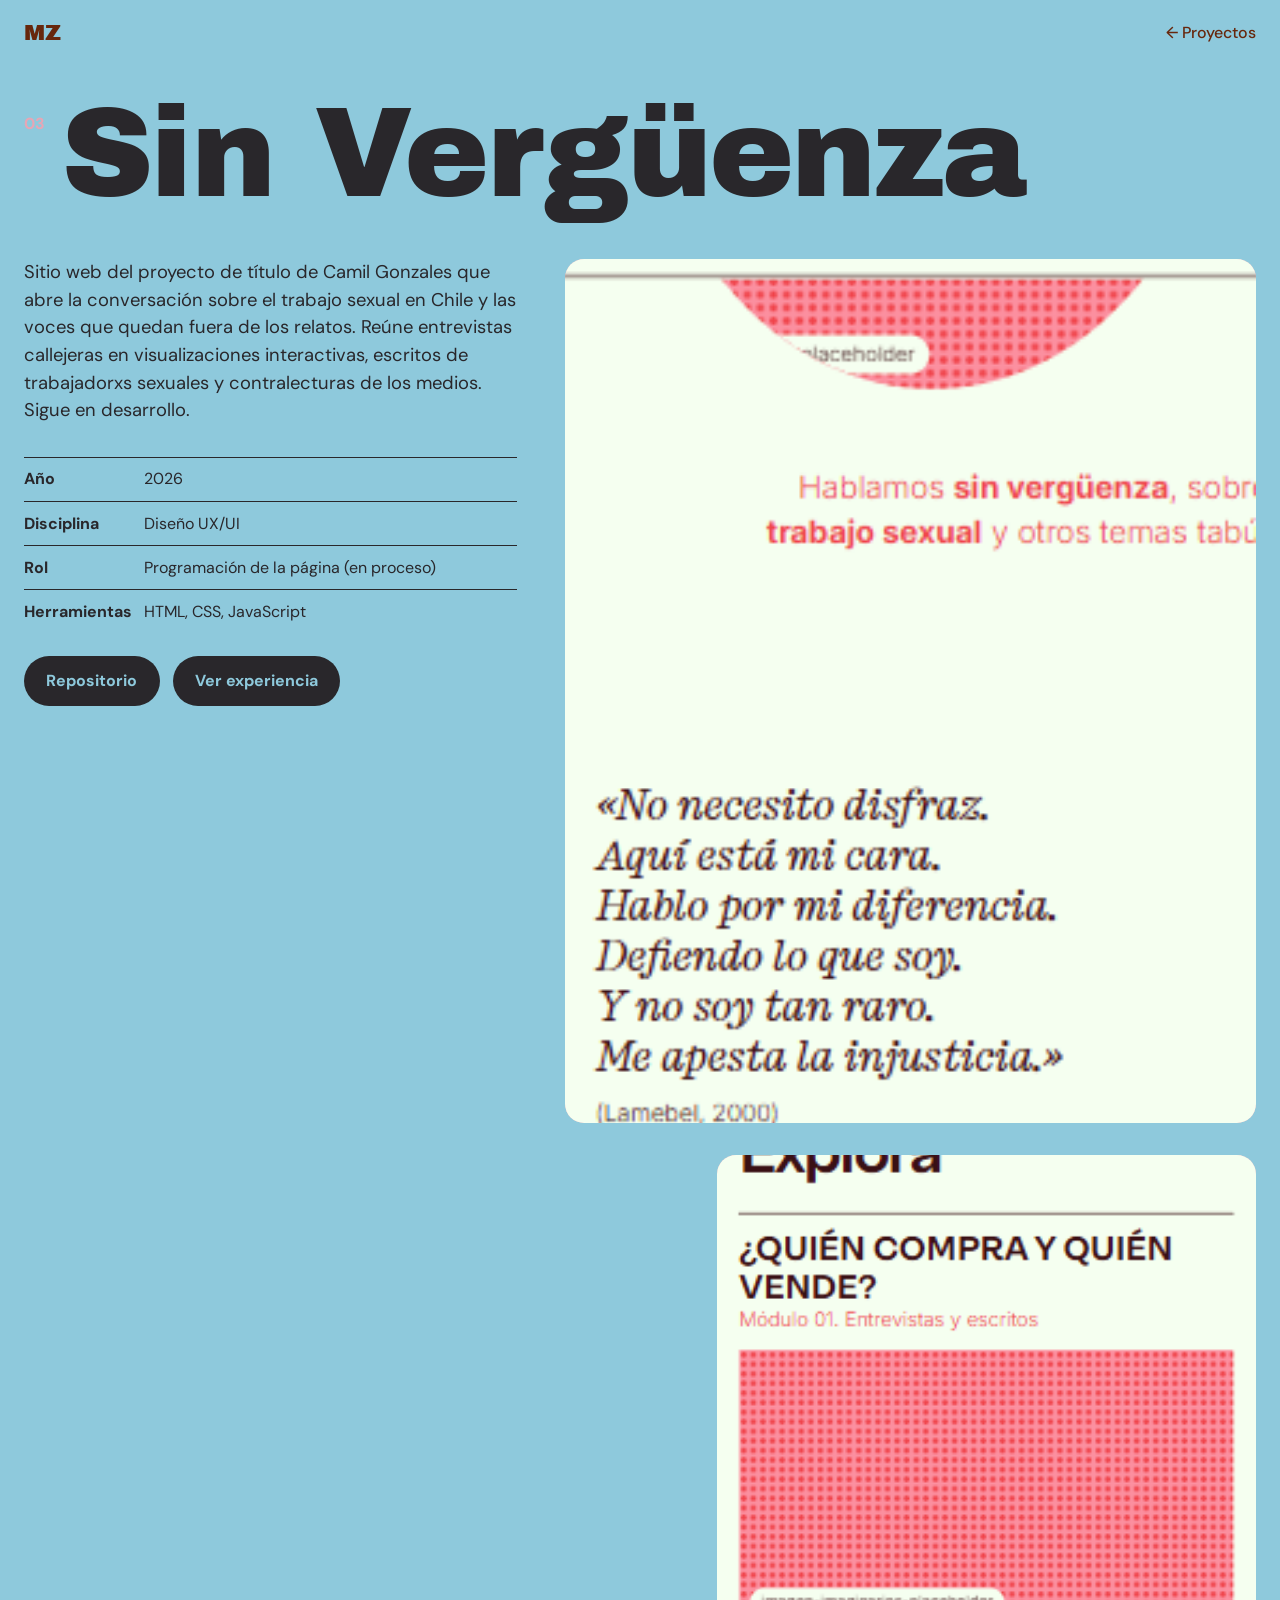
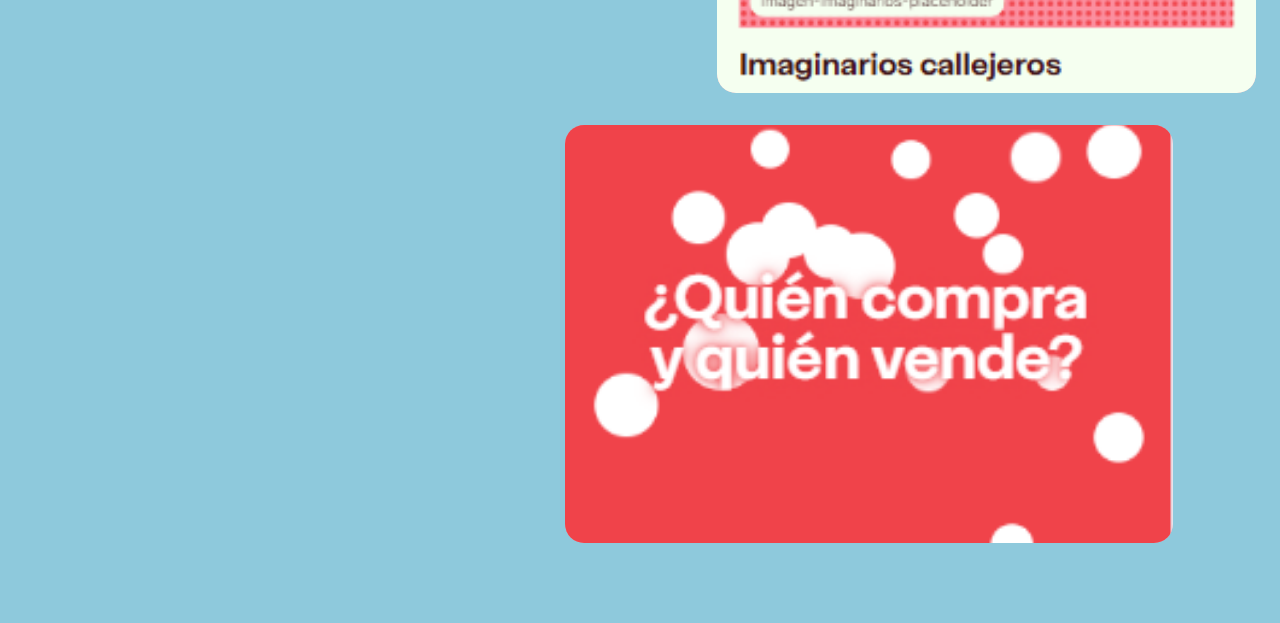
<file: proyectos/sin-verguenza.html>
<!DOCTYPE html>
<html lang="es">
<head>
<meta charset="utf-8">
<meta name="viewport" content="width=device-width, initial-scale=1, viewport-fit=cover">
<title>Sin Vergüenza · Marcela Zúñiga</title>
<link rel="preconnect" href="https://fonts.googleapis.com">
<link rel="preconnect" href="https://fonts.gstatic.com" crossorigin>
<link href="https://fonts.googleapis.com/css2?family=Archivo+Black&family=DM+Sans:wght@400;500;700&display=swap" rel="stylesheet">
<link rel="stylesheet" href="../css/style.css">
</head>
<body>
<header class="nav"><a class="logo" href="../index.html" aria-label="Inicio">MZ</a><a href="../index.html#indice">← Proyectos</a></header>
<main>
<article class="proyecto" style="--bg:var(--celeste);--fg:var(--carbon);--ac:var(--rosa)">
  <header class="cab"><span class="num">03</span><h1>Sin Vergüenza</h1></header>
  <div class="cuerpo">
    <div class="info">
      <p class="desc">Sitio web del proyecto de título de Camil Gonzales que abre la conversación sobre el trabajo sexual en Chile y las voces que quedan fuera de los relatos. Reúne entrevistas callejeras en visualizaciones interactivas, escritos de trabajadorxs sexuales y contralecturas de los medios. Sigue en desarrollo.</p>
      <dl class="ficha">
        <div><dt>Año</dt><dd>2026</dd></div>
        <div><dt>Disciplina</dt><dd>Diseño UX/UI</dd></div>
        <div><dt>Rol</dt><dd>Programación de la página (en proceso)</dd></div>
        <div><dt>Herramientas</dt><dd>HTML, CSS, JavaScript</dd></div>
      </dl>
      <div class="botones"><a class="btn" href="https://github.com/marcezm/sin-verguenza" target="_blank" rel="noopener">Repositorio</a><a class="btn" href="https://marcezm.github.io/sin-verguenza/" target="_blank" rel="noopener">Ver experiencia</a></div>
    </div>
    <div class="imgs-col">
      <div class="imgs">
      <figure class="img"><img src="../assets/img/sinverguenza-1.png" alt="Sin Vergüenza: portada del sitio con la advertencia +18"></figure>
      <figure class="img"><img src="../assets/img/sinverguenza-2.png" alt="Sin Vergüenza: módulo de entrevistas y visualizaciones"></figure>
      <figure class="img"><img src="../assets/img/sinverguenza-3.png" alt="Sin Vergüenza: sección de escritos y contralecturas"></figure>
    </div>
    </div>
  </div>
</article>
</main>
<script src="../js/sub.js"></script>
</body>
</html>
</file>
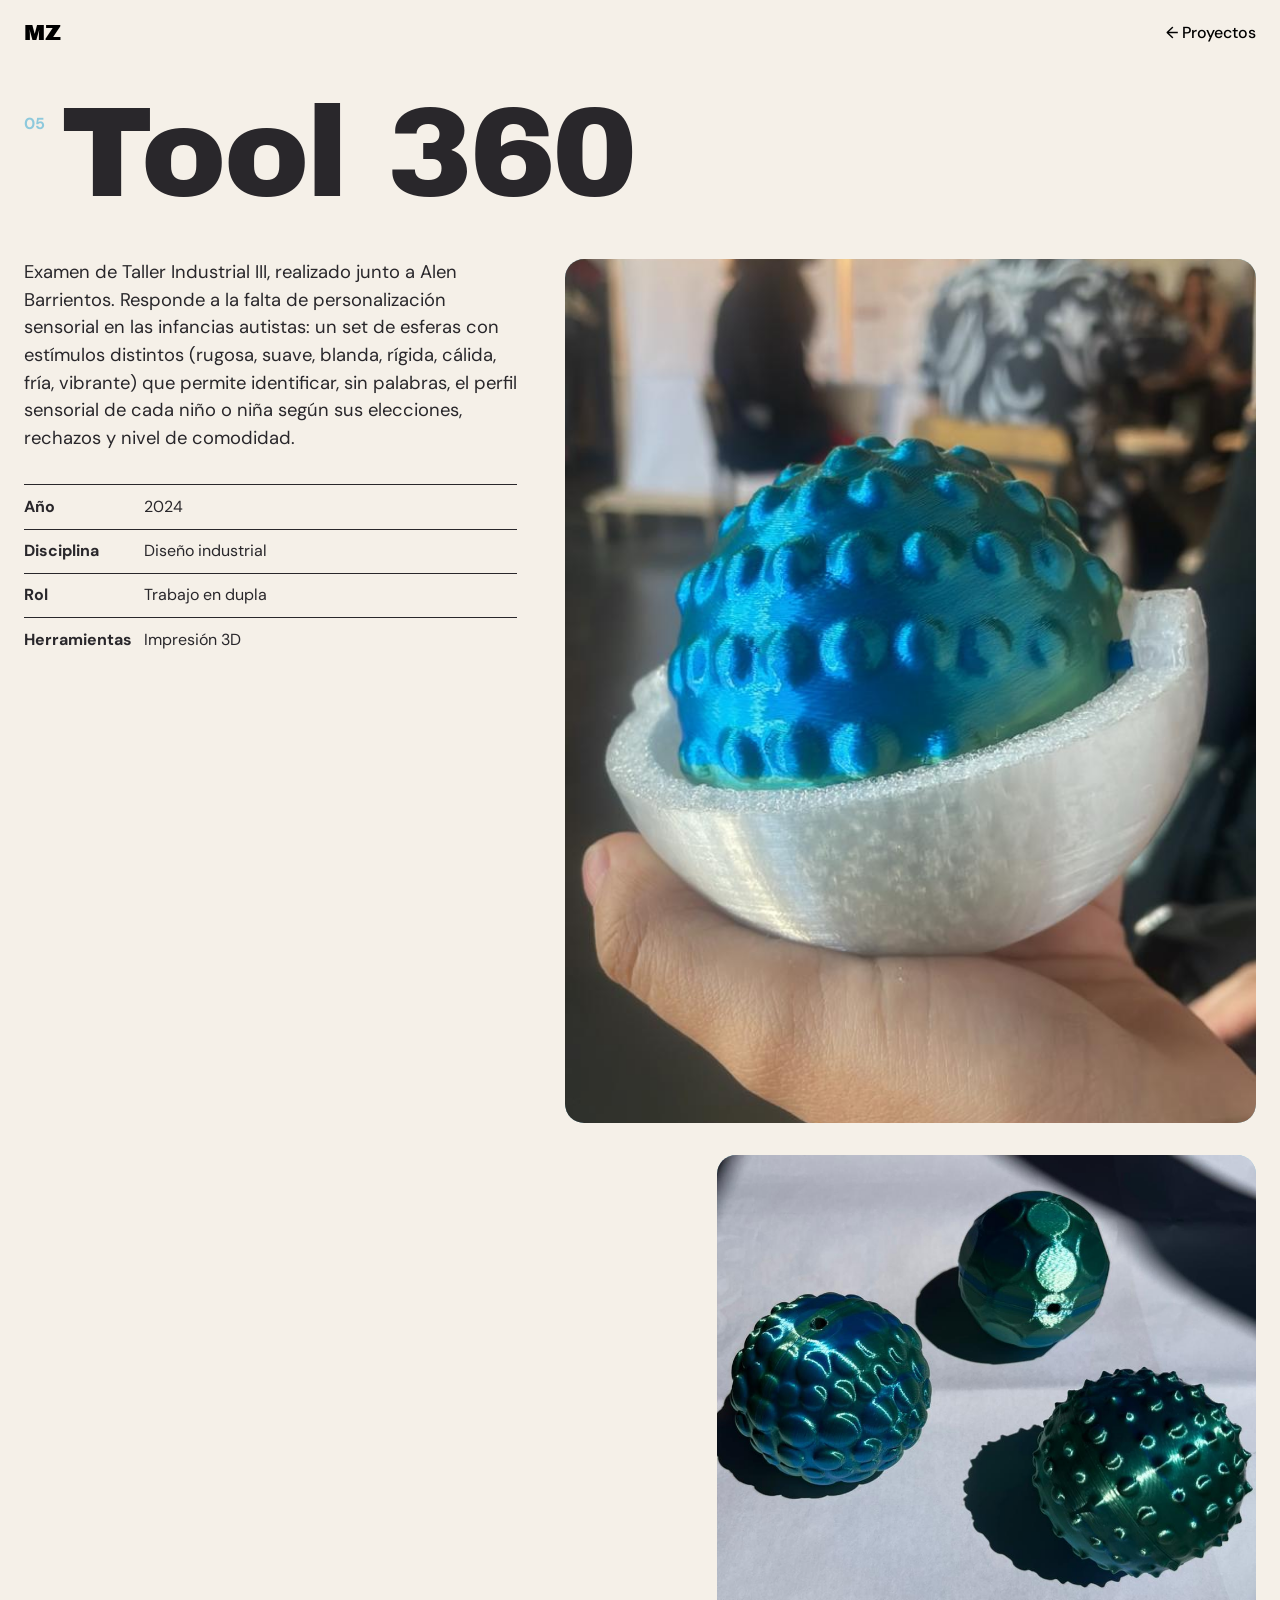
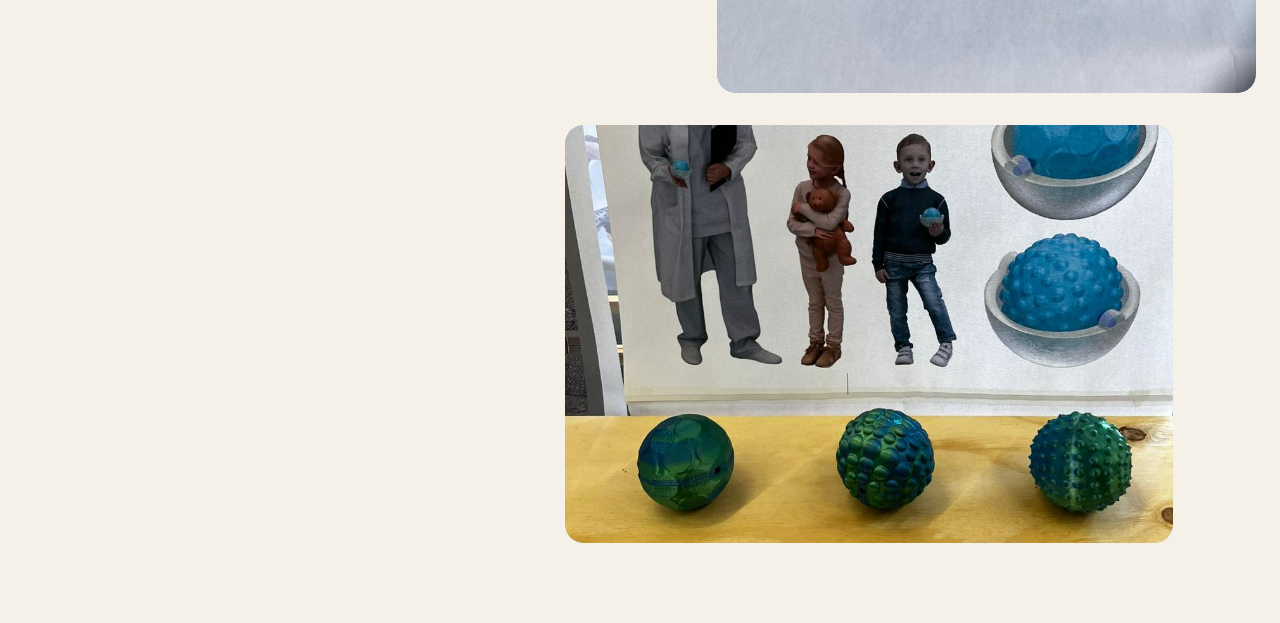
<file: proyectos/tool360.html>
<!DOCTYPE html>
<html lang="es">
<head>
<meta charset="utf-8">
<meta name="viewport" content="width=device-width, initial-scale=1, viewport-fit=cover">
<title>Tool 360 · Marcela Zúñiga</title>
<link rel="preconnect" href="https://fonts.googleapis.com">
<link rel="preconnect" href="https://fonts.gstatic.com" crossorigin>
<link href="https://fonts.googleapis.com/css2?family=Archivo+Black&family=DM+Sans:wght@400;500;700&display=swap" rel="stylesheet">
<link rel="stylesheet" href="../css/style.css">
</head>
<body>
<header class="nav"><a class="logo" href="../index.html" aria-label="Inicio">MZ</a><a href="../index.html#indice">← Proyectos</a></header>
<main>
<article class="proyecto" style="--bg:var(--marfil);--fg:var(--carbon);--ac:var(--celeste)">
  <header class="cab"><span class="num">05</span><h1>Tool 360</h1></header>
  <div class="cuerpo">
    <div class="info">
      <p class="desc">Examen de Taller Industrial III, realizado junto a Alen Barrientos. Responde a la falta de personalización sensorial en las infancias autistas: un set de esferas con estímulos distintos (rugosa, suave, blanda, rígida, cálida, fría, vibrante) que permite identificar, sin palabras, el perfil sensorial de cada niño o niña según sus elecciones, rechazos y nivel de comodidad.</p>
      <dl class="ficha">
        <div><dt>Año</dt><dd>2024</dd></div>
        <div><dt>Disciplina</dt><dd>Diseño industrial</dd></div>
        <div><dt>Rol</dt><dd>Trabajo en dupla</dd></div>
        <div><dt>Herramientas</dt><dd>Impresión 3D</dd></div>
      </dl>
      <div class="botones"></div>
    </div>
    <div class="imgs-col">
      <div class="imgs">
      <figure class="img"><img src="../assets/img/tool360-1.jpeg" alt="Tool 360: set de esferas con distintas texturas"></figure>
      <figure class="img"><img src="../assets/img/tool360-2.jpeg" alt="Tool 360: niño explorando las esferas"></figure>
      <figure class="img"><img src="../assets/img/tool360-3.jpeg" alt="Tool 360: detalle de las esferas"></figure>
    </div>
  
    </div>
  </div>
</article>
</main>
<script src="../js/sub.js"></script>
</body>
</html>
</file>
<file: css/style.css>
/* ========== 1. SISTEMA: colores y tipografías ========== */
:root{
  --marfil:#F5F0E8; --carbon:#29272B; --vino:#722B45;
  --pistacho:#B8D58A; --celeste:#8EC9DC; --rosa:#E7A6B5;
  --titulo:"Archivo Black", Impact, sans-serif;
  --texto:"DM Sans", system-ui, sans-serif;
  color-scheme:light;
  box-sizing:border-box;
  padding-top:env(safe-area-inset-top,0px);
  padding-bottom:env(safe-area-inset-bottom,0px);
}
*,*::before,*::after{box-sizing:inherit}
html{scroll-behavior:smooth;scroll-padding-top:env(safe-area-inset-top,0px)}
body{margin:0;background:var(--marfil);color:var(--carbon);font-family:var(--texto);line-height:1.5;overflow-x:clip}
a{color:inherit}

/* ========== 2. NAVEGACIÓN ========== */
.nav{position:fixed;inset:0 0 auto 0;z-index:50;display:flex;justify-content:space-between;align-items:center;
  padding:calc(1rem + env(safe-area-inset-top,0px)) 1.5rem 1rem;color:var(--marfil);mix-blend-mode:difference;font-weight:500}
.nav a,.nav button{color:inherit;text-decoration:none;font:inherit;background:none;border:0;cursor:pointer}
.nav .logo{font-family:var(--titulo);font-size:1.4rem}
.progreso{position:fixed;top:0;left:0;height:4px;width:100%;background:var(--vino);transform-origin:left;transform:scaleX(var(--scroll,0));z-index:60}
.menu{position:fixed;inset:0;z-index:40;background:var(--vino);color:var(--marfil);display:flex;flex-direction:column;
  justify-content:center;padding:6rem 1.5rem 2rem;clip-path:circle(0% at 100% 0);transition:clip-path .6s ease;visibility:hidden}
.menu.abierto{clip-path:circle(150% at 100% 0);visibility:visible}
.menu .grande a{display:block;font-family:var(--titulo);font-size:clamp(2.5rem,9vw,7rem);line-height:1.05;text-decoration:none;transition:color .2s}
.menu .grande a:nth-child(1):hover{color:var(--rosa)}
.menu .grande a:nth-child(2):hover{color:var(--pistacho)}
.menu .grande a:nth-child(3):hover{color:var(--celeste)}
.menu .grande a:nth-child(4):hover{color:var(--rosa)}
.menu .lista{display:flex;flex-wrap:wrap;gap:.5rem 1.5rem;margin-top:2rem}
.menu .lista a{text-decoration:none;opacity:.8}
.menu .lista a:hover{opacity:1;text-decoration:underline}

/* ========== 3. PORTADA (sticky + scroll) ========== */
.hero{height:220vh;position:relative;background:var(--marfil)}
.hero-fijo{position:sticky;top:0;height:100svh;overflow:hidden;
  display:flex;flex-direction:column;justify-content:center;padding:0 1.5rem 5rem}
.nombre{position:relative;z-index:3;margin:0;font-family:var(--titulo);font-weight:400;font-size:clamp(3.2rem,min(14vw,30svh),15rem);
  line-height:.82;text-transform:uppercase;opacity:calc(1 - var(--crece,0) * 1.6)}
.nombre span{display:block;will-change:transform}
.nombre .l1{transform:translateX(calc(var(--p,0) * -14vw))}
.nombre .l2{text-align:right;transform:translateX(calc(var(--p,0) * 14vw))}
.nombre .l3{transform:translateX(calc(var(--p,0) * -8vw))}
.sub{position:absolute;z-index:3;left:1.5rem;bottom:2rem;margin:0;max-width:26ch;font-weight:500;opacity:calc(1 - var(--crece,0) * 2)}
.hint{position:absolute;z-index:3;right:1.5rem;bottom:2rem;margin:0;font-size:.9rem;opacity:calc(1 - var(--p,0) * 6)}

/* formas */
.forma{position:absolute;z-index:1;will-change:transform}
.circulo{width:22vmin;height:22vmin;border-radius:50%;background:var(--rosa);top:12%;right:12%;
  transform:translateY(calc(var(--p,0) * 30vh)) scale(calc(1 + var(--p,0)))}
.semi{width:30vmin;height:15vmin;border-radius:30vmin 30vmin 0 0;background:var(--celeste);bottom:20%;left:8%;
  transform:rotate(calc(var(--p,0) * 120deg))}
.estrella{width:20vmin;height:20vmin;background:var(--pistacho);top:48%;right:30%;
  clip-path:polygon(100% 50%,77.7% 61.5%,85.4% 85.4%,61.5% 77.7%,50% 100%,38.5% 77.7%,14.6% 85.4%,22.3% 61.5%,0 50%,22.3% 38.5%,14.6% 14.6%,38.5% 22.3%,50% 0,61.5% 22.3%,85.4% 14.6%,77.7% 38.5%);
  transform:rotate(calc(var(--p,0) * -180deg))}
/* círculo vino que cubre todo: conecta con la sección siguiente */
.cubre{z-index:2;width:10vmin;height:10vmin;border-radius:50%;background:var(--vino);top:calc(50% - 5vmin);left:calc(50% - 5vmin);
  transform:scale(calc(1 + var(--crece,0) * 60))}
.sticker{position:absolute;z-index:3;width:min(16vmin,120px);bottom:1rem;left:50%;margin-left:calc(min(16vmin,120px) / -2);
  animation:gira 18s linear infinite;opacity:calc(1 - var(--crece,0) * 2)}
.sticker text{font-family:var(--texto);font-weight:700;font-size:11px;fill:var(--carbon);letter-spacing:.12em}
@keyframes gira{to{transform:rotate(360deg)}}

/* ========== 4. FRASE (sticky, palabras que se encienden) ========== */
.frase{height:300vh;background:var(--vino);color:var(--marfil)}
.frase-fijo{position:sticky;top:0;height:100svh;display:flex;flex-direction:column;justify-content:center;padding:0 1.5rem;gap:2rem}
.frase p.grande{margin:0;max-width:20ch;font-size:clamp(2rem,6.2vw,6rem);font-weight:500;line-height:1.1;letter-spacing:-.02em}
.frase .w{opacity:.2;transition:opacity .2s}
.frase .k{font-family:var(--titulo);font-weight:400}
.frase .k.rosa{color:var(--rosa)} .frase .k.pistacho{color:var(--pistacho)} .frase .k.celeste{color:var(--celeste)}
.frase .formacion{margin:0;max-width:46ch;opacity:.85}

/* ========== 5. ÍNDICE ========== */
.indice{padding:6rem 0 4rem;background:var(--marfil);clip-path:ellipse(120% 100% at 50% 100%);margin-top:-2rem;overflow:hidden}
.indice h2{margin:0 1.5rem 2rem;font-family:var(--titulo);font-weight:400;font-size:clamp(1rem,2vw,1.4rem)}
.fila{display:grid;grid-template-columns:3rem 1fr auto auto;gap:1rem 2rem;align-items:baseline;padding:1.2rem 1.5rem;
  border-top:2px solid var(--carbon);text-decoration:none;
  transition:background .25s,padding .25s,transform .7s ease,opacity .7s ease;
  transform:translateX(var(--x,0));opacity:0}
.fila:nth-child(odd){--x:-6vw} .fila:nth-child(even){--x:6vw}
.fila.in{transform:none;opacity:1}
.fila:last-child{border-bottom:2px solid var(--carbon)}
.fila .n{font-weight:500}
.fila .t{font-family:var(--titulo);font-size:clamp(2rem,7vw,6.5rem);line-height:1}
.fila .d{font-weight:500}
.fila:hover,.fila:focus-visible{background:var(--c);padding-left:3rem;outline:none}

/* ========== 6. CONTACTO ========== */
.contacto{min-height:90vh;display:flex;flex-direction:column;justify-content:center;gap:2rem;padding:6rem 1.5rem 2rem;background:var(--vino);color:var(--marfil)}
.contacto h2{margin:0;font-family:var(--titulo);font-weight:400;font-size:clamp(2.2rem,10.5vw,13rem);line-height:.9;letter-spacing:-.02em;text-transform:uppercase;max-width:100%}
.contacto .intro{margin:0;max-width:40ch;font-size:1.15rem}
.contacto .enlaces{display:grid}
.contacto .enlaces a{display:grid;grid-template-columns:8rem 1fr;gap:1rem;align-items:baseline;padding:1.2rem 0;border-top:2px solid var(--marfil);text-decoration:none;transition:padding .25s,color .25s}
.contacto .enlaces a:last-child{border-bottom:2px solid var(--marfil)}
.contacto .etq{font-weight:700}
.contacto .val{font-family:var(--titulo);font-size:clamp(1.3rem,4.6vw,3.6rem);line-height:1.1;overflow-wrap:anywhere}
.contacto .enlaces a:nth-child(1):hover,.contacto .enlaces a:nth-child(1):focus-visible{color:var(--rosa);padding-left:1.5rem;outline:none}
.contacto .enlaces a:nth-child(2):hover,.contacto .enlaces a:nth-child(2):focus-visible{color:var(--pistacho);padding-left:1.5rem;outline:none}
.contacto .pie{margin:2rem 0 0;font-size:.9rem;opacity:.7}
@media (max-width:700px){.contacto .enlaces a{grid-template-columns:1fr;gap:.2rem}}

/* ========== 7. RESPONSIVE y movimiento reducido ========== */
@media (max-width:700px){
  .fila{grid-template-columns:2rem 1fr;}
  .fila .d,.fila .a{grid-column:2}
}
@media (prefers-reduced-motion:reduce){
  html{scroll-behavior:auto}
  .hero,.frase{height:auto}
  .hero-fijo,.frase-fijo{position:static;min-height:100svh}
  .cubre,.sticker{display:none;animation:none}
  .frase .w{opacity:1}
  .fila{opacity:1;transform:none}
}

/* ========== PROYECTOS (tarjetas editables) ========== */
/* Cada proyecto define sus colores en el HTML: --bg fondo, --fg texto, --ac acento */
.proyecto{background:var(--bg);color:var(--fg);padding:6rem 1.5rem 5rem}
.cab{display:flex;align-items:flex-start;gap:1rem}
.cab .num{font-weight:700;padding-top:1rem;color:var(--ac)}
.cab h2{margin:0;font-family:var(--titulo);font-weight:400;font-size:clamp(2.6rem,10vw,10.5rem);line-height:.9;letter-spacing:-.02em;overflow-wrap:anywhere}
.cuerpo{display:grid;grid-template-columns:minmax(0,5fr) minmax(0,7fr);gap:3rem;margin-top:3rem;align-items:start}
.info{position:sticky;top:6rem}
.desc{font-size:1.15rem;max-width:42ch;margin:0 0 2rem}
.ficha{margin:0 0 2rem;display:grid;gap:.6rem}
.ficha div{display:grid;grid-template-columns:7.5rem 1fr;border-top:1px solid currentColor;padding-top:.6rem}
.ficha dt{font-weight:700}
.ficha dd{margin:0}
.btn{display:inline-block;padding:.8rem 1.4rem;border-radius:999px;background:var(--fg);color:var(--bg);font-weight:700;text-decoration:none;transition:transform .25s}
.btn:hover,.btn:focus-visible{transform:translateY(-3px) rotate(-2deg)}
.imgs{display:grid;gap:2rem}
.img{margin:0;position:relative;display:grid;place-items:center;aspect-ratio:4/5;background:var(--ac);border-radius:1.2rem;overflow:hidden;
  clip-path:inset(12% 0 0 0);opacity:0;transition:clip-path .8s ease,opacity .8s ease,transform .4s ease}
.img.in{clip-path:inset(0);opacity:1}
.img::before{content:"Tu imagen aquí";font-weight:700;opacity:.6}
.img img{position:absolute;inset:0;width:100%;height:100%;object-fit:cover}
.img.vacia img{display:none}
.img:hover{transform:rotate(-1.5deg)}
.imgs .img:nth-child(2){width:78%;margin-left:auto;aspect-ratio:1}
.imgs .img:nth-child(3){width:88%;aspect-ratio:16/11}
/* los proyectos pares invierten el lado de las imágenes */
.proyecto:nth-of-type(even) .cuerpo{grid-template-columns:minmax(0,7fr) minmax(0,5fr)}
.proyecto:nth-of-type(even) .imgs{order:-1}
@media (max-width:800px){
  .cuerpo,.proyecto:nth-of-type(even) .cuerpo{grid-template-columns:1fr}
  .proyecto:nth-of-type(even) .imgs{order:0}
  .info{position:static}
  .imgs .img:nth-child(n){width:100%}
  .sticker{top:5rem;bottom:auto;left:auto;right:1rem;margin-left:0;width:80px}
}
@media (prefers-reduced-motion:reduce){.img{clip-path:none;opacity:1;transition:none}}
/* ========== SUBPÁGINAS (proyectos y sobre mí) ========== */
.cab h1{margin:0;font-family:var(--titulo);font-weight:400;font-size:clamp(2.6rem,10vw,10.5rem);line-height:.9;letter-spacing:-.02em;overflow-wrap:anywhere}
.botones{display:flex;flex-wrap:wrap;gap:.8rem}
.imgs-col{display:grid;gap:2rem}
.video{aspect-ratio:16/9;border-radius:1.2rem;overflow:hidden;background:var(--carbon)}
.video iframe{width:100%;height:100%;border:0}
.video.vacio{display:grid;place-items:center;padding:1rem;text-align:center;color:var(--marfil);background:var(--ac)}
.proyecto .video.vacio{color:var(--fg)}
.proyecto:nth-of-type(even) .imgs-col{order:-1}
@media (max-width:800px){.proyecto:nth-of-type(even) .imgs-col{order:0}}
.hero .accesos{position:absolute;z-index:3;right:1.5rem;bottom:4rem;margin:0;display:flex;gap:1.2rem;font-weight:700;opacity:calc(1 - var(--crece,0) * 2)}
.sobre .bloque{display:grid;grid-template-columns:8rem 1fr;gap:1rem;border-top:1px solid currentColor;padding:1.2rem 0}
.sobre .bloque h2{margin:0;font-size:1rem}
.sobre .bloque p,.sobre .bloque ul{margin:0;max-width:60ch}
.sobre .foto{aspect-ratio:4/5;max-width:26rem;margin-bottom:2rem}
@media (max-width:700px){.sobre .bloque{grid-template-columns:1fr}}
a:focus-visible,button:focus-visible{outline:3px solid currentColor;outline-offset:3px}

/* Rastro del cursor (js/cursor.js) */
.rastro{position:fixed;inset:0;width:100%;height:100%;pointer-events:none;z-index:35}
</file>
